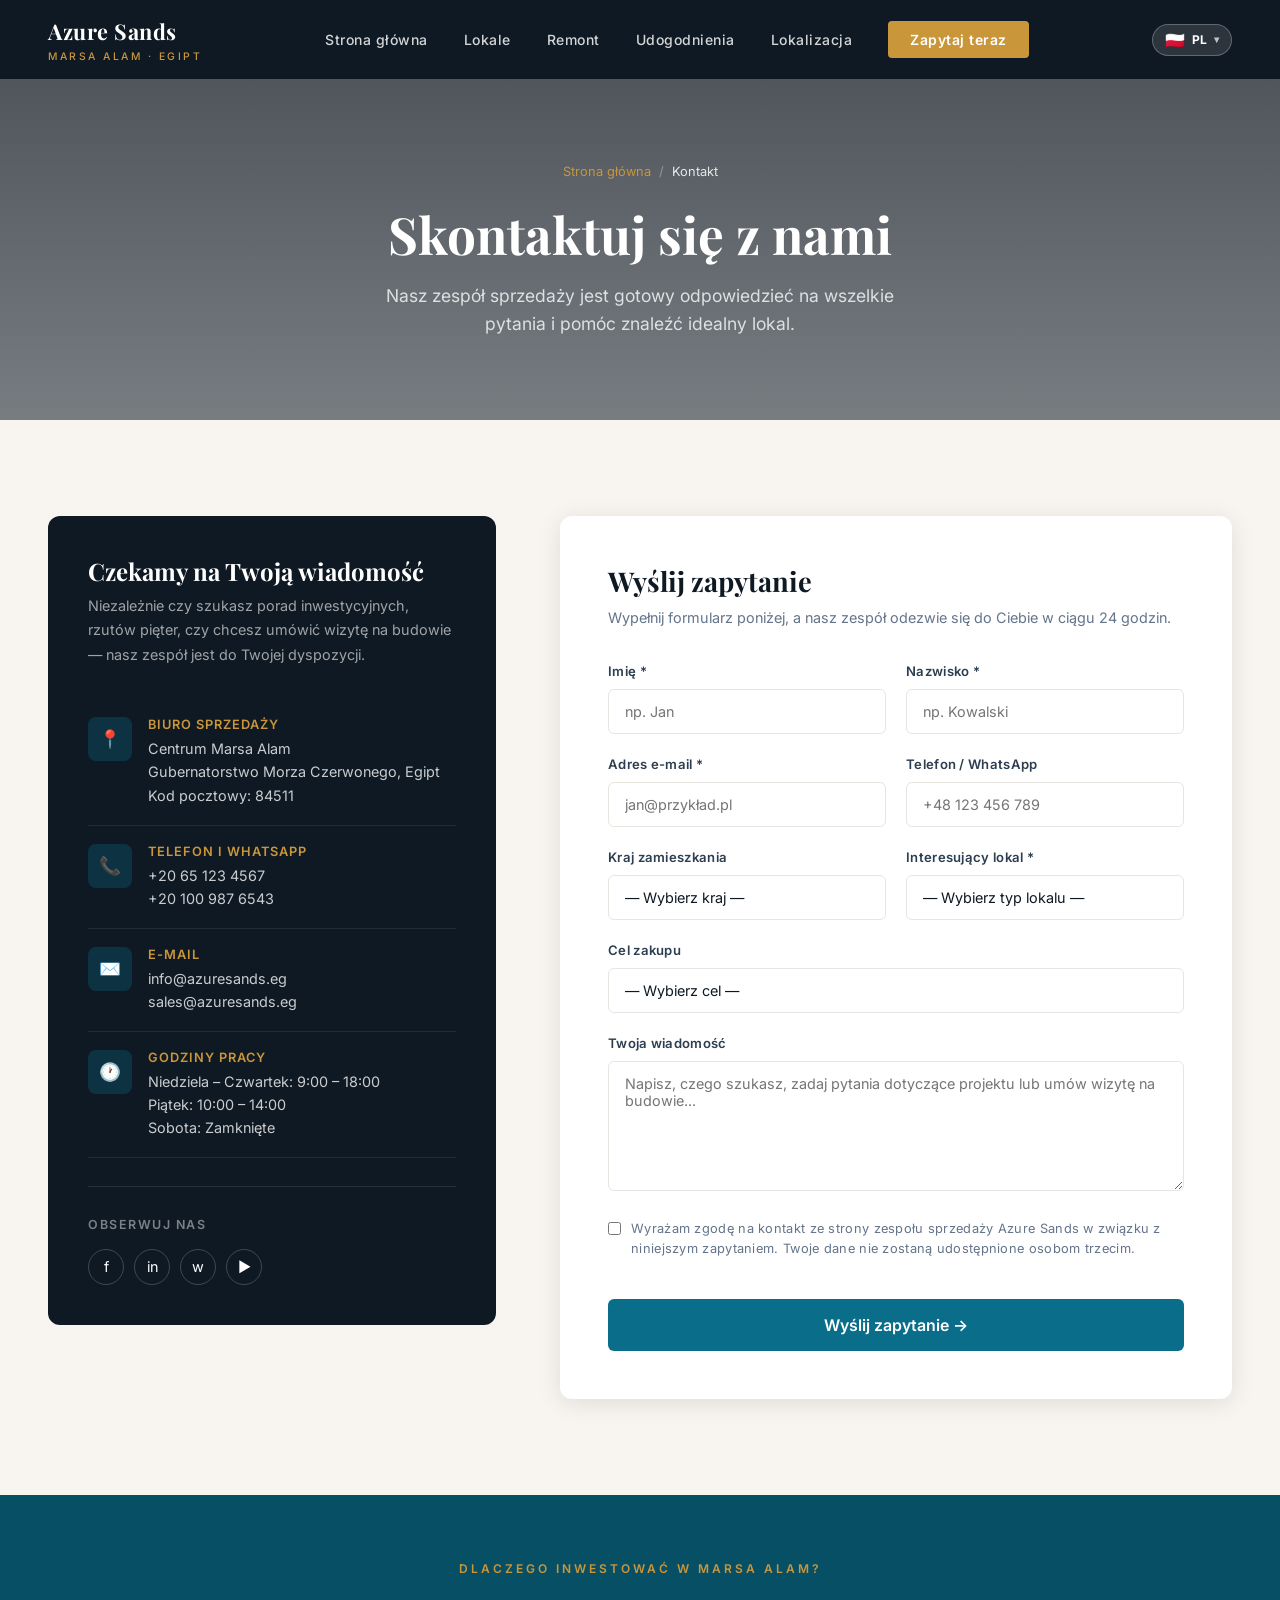
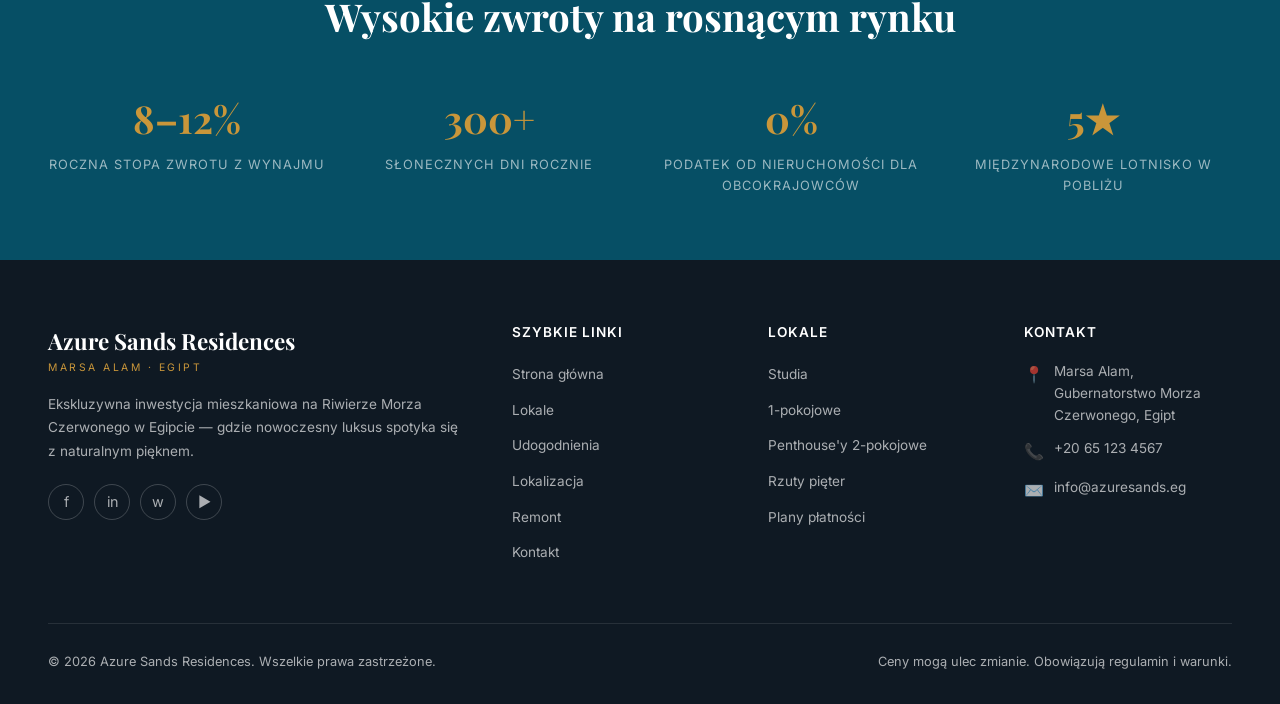
<file: contact.html>
<!DOCTYPE html>
<html lang="pl">
<head>
  <meta charset="UTF-8" />
  <meta name="viewport" content="width=device-width, initial-scale=1.0" />
  <title>Kontakt — Azure Sands Residences</title>
  <link rel="stylesheet" href="styles.css" />
  <link rel="icon" href="data:image/svg+xml,<svg xmlns='http://www.w3.org/2000/svg' viewBox='0 0 100 100'><text y='.9em' font-size='90'>🏖️</text></svg>" />
</head>
<body>

  <!-- NAVBAR -->
  <nav class="navbar solid" id="navbar">
    <a href="index.html" class="nav-logo">
      <span class="brand">Azure Sands</span>
      <span class="tagline" data-i18n="nav.tagline">Marsa Alam · Egipt</span>
    </a>
    <ul class="nav-links">
      <li><a href="index.html" data-i18n="nav.home">Strona główna</a></li>
      <li><a href="units.html" data-i18n="nav.units">Lokale</a></li>
      <li><a href="remont.html" data-i18n="nav.remont">Remont</a></li>
      <li><a href="index.html#amenities" data-i18n="nav.amenities">Udogodnienia</a></li>
      <li><a href="location.html" data-i18n="nav.location">Lokalizacja</a></li>
      <li><a href="contact.html" class="nav-cta active" data-i18n="nav.cta">Zapytaj teraz</a></li>
    </ul>
    <div class="lang-switcher" id="langSwitcher">
      <button class="lang-btn" onclick="toggleLangMenu()">
        <span class="lang-flag" id="langFlag">🇵🇱</span>
        <span class="lang-code" id="langCode">PL</span>
        <span class="lang-chevron">▾</span>
      </button>
      <ul class="lang-menu" id="langMenu">
        <li data-lang="pl" onclick="setLanguage('pl')"><span>🇵🇱</span> Polski</li>
        <li data-lang="en" onclick="setLanguage('en')"><span>🇬🇧</span> English</li>
        <li data-lang="de" onclick="setLanguage('de')"><span>🇩🇪</span> Deutsch</li>
        <li data-lang="it" onclick="setLanguage('it')"><span>🇮🇹</span> Italiano</li>
        <li data-lang="fr" onclick="setLanguage('fr')"><span>🇫🇷</span> Français</li>
        <li data-lang="es" onclick="setLanguage('es')"><span>🇪🇸</span> Español</li>
      </ul>
    </div>
    <div class="nav-hamburger" onclick="toggleMenu()">
      <span></span><span></span><span></span>
    </div>
  </nav>

  <!-- PAGE HERO -->
  <div class="page-hero">
    <div class="page-hero-bg" style="background-image:url('https://images.unsplash.com/photo-1507525428034-b723cf961d3e?w=1400&q=80')"></div>
    <div class="page-hero-overlay"></div>
    <div class="page-hero-content">
      <div class="breadcrumb">
        <a href="index.html" data-i18n="bread.home">Strona główna</a>
        <span>/</span>
        <span style="color:rgba(255,255,255,0.85)" data-i18n="bread.contact">Kontakt</span>
      </div>
      <h1 data-i18n="con.hero.title">Skontaktuj się z nami</h1>
      <p data-i18n="con.hero.desc">Nasz zespół sprzedaży jest gotowy odpowiedzieć na wszelkie pytania i pomóc znaleźć idealny lokal.</p>
    </div>
  </div>

  <!-- CONTACT SECTION -->
  <section class="contact-section">
    <div class="container">
      <div class="contact-grid">

        <!-- LEFT: Info Card -->
        <div class="contact-info-card">
          <h3 data-i18n="con.card.title">Czekamy na Twoją wiadomość</h3>
          <p data-i18n="con.card.desc">Niezależnie czy szukasz porad inwestycyjnych, rzutów pięter, czy chcesz umówić wizytę na budowie — nasz zespół jest do Twojej dyspozycji.</p>

          <div class="info-item">
            <div class="info-icon">📍</div>
            <div>
              <h4 data-i18n="con.office.title">Biuro sprzedaży</h4>
              <p data-i18n-html="con.office.text">Centrum Marsa Alam<br />Gubernatorstwo Morza Czerwonego, Egipt<br />Kod pocztowy: 84511</p>
            </div>
          </div>

          <div class="info-item">
            <div class="info-icon">📞</div>
            <div>
              <h4 data-i18n="con.phone.title">Telefon i WhatsApp</h4>
              <p>+20 65 123 4567<br />+20 100 987 6543</p>
            </div>
          </div>

          <div class="info-item">
            <div class="info-icon">✉️</div>
            <div>
              <h4 data-i18n="con.email.title">E-mail</h4>
              <p>info@azuresands.eg<br />sales@azuresands.eg</p>
            </div>
          </div>

          <div class="info-item">
            <div class="info-icon">🕐</div>
            <div>
              <h4 data-i18n="con.hours.title">Godziny pracy</h4>
              <p data-i18n-html="con.hours.text">Niedziela – Czwartek: 9:00 – 18:00<br />Piątek: 10:00 – 14:00<br />Sobota: Zamknięte</p>
            </div>
          </div>

          <div style="margin-top:28px; padding-top:28px; border-top:1px solid rgba(255,255,255,0.1);">
            <p style="font-size:0.78rem;color:rgba(255,255,255,0.45);margin-bottom:14px;text-transform:uppercase;letter-spacing:1.5px;font-weight:600;" data-i18n="con.follow">Obserwuj nas</p>
            <div class="social-links">
              <div class="social-link" title="Facebook">f</div>
              <div class="social-link" title="Instagram">in</div>
              <div class="social-link" title="WhatsApp">w</div>
              <div class="social-link" title="YouTube">▶</div>
            </div>
          </div>
        </div>

        <!-- RIGHT: Form Card -->
        <div class="form-card" id="formCard">
          <h3 data-i18n="form.title">Wyślij zapytanie</h3>
          <p data-i18n="form.desc">Wypełnij formularz poniżej, a nasz zespół odezwie się do Ciebie w ciągu 24 godzin.</p>

          <form id="contactForm" onsubmit="submitForm(event)" novalidate>
            <div class="form-row">
              <div class="form-group">
                <label for="firstName" data-i18n="form.firstname.label">Imię *</label>
                <input type="text" id="firstName" name="firstName" data-i18n-ph="form.firstname.ph" placeholder="np. Jan" required />
              </div>
              <div class="form-group">
                <label for="lastName" data-i18n="form.lastname.label">Nazwisko *</label>
                <input type="text" id="lastName" name="lastName" data-i18n-ph="form.lastname.ph" placeholder="np. Kowalski" required />
              </div>
            </div>

            <div class="form-row">
              <div class="form-group">
                <label for="email" data-i18n="form.email.label">Adres e-mail *</label>
                <input type="email" id="email" name="email" data-i18n-ph="form.email.ph" placeholder="jan@przykład.pl" required />
              </div>
              <div class="form-group">
                <label for="phone" data-i18n="form.phone.label">Telefon / WhatsApp</label>
                <input type="tel" id="phone" name="phone" data-i18n-ph="form.phone.ph" placeholder="+48 123 456 789" />
              </div>
            </div>

            <div class="form-row">
              <div class="form-group">
                <label for="country" data-i18n="form.country.label">Kraj zamieszkania</label>
                <select id="country" name="country">
                  <option value="" data-i18n="form.country.default">— Wybierz kraj —</option>
                  <option data-i18n="form.country.egypt">Egipt</option>
                  <option data-i18n="form.country.poland">Polska</option>
                  <option data-i18n="form.country.uk">Wielka Brytania</option>
                  <option data-i18n="form.country.germany">Niemcy</option>
                  <option data-i18n="form.country.russia">Rosja</option>
                  <option data-i18n="form.country.ksa">Arabia Saudyjska</option>
                  <option data-i18n="form.country.uae">ZEA</option>
                  <option data-i18n="form.country.usa">USA</option>
                  <option data-i18n="form.country.france">Francja</option>
                  <option data-i18n="form.country.italy">Włochy</option>
                  <option data-i18n="form.country.other">Inne</option>
                </select>
              </div>
              <div class="form-group">
                <label for="unitType" data-i18n="form.unit.label">Interesujący lokal *</label>
                <select id="unitType" name="unitType" required>
                  <option value="" data-i18n="form.unit.default">— Wybierz typ lokalu —</option>
                  <option value="studio" data-i18n="form.unit.studio">Studio (od 54 900 $)</option>
                  <option value="1bed" data-i18n="form.unit.1bed">1-pokojowy (od 89 500 $)</option>
                  <option value="2bed" data-i18n="form.unit.2bed">Penthouse 2-pokojowy (od 149 000 $)</option>
                  <option value="any" data-i18n="form.unit.any">Otwarty na wszystkie opcje</option>
                </select>
              </div>
            </div>

            <div class="form-group">
              <label for="purpose" data-i18n="form.purpose.label">Cel zakupu</label>
              <select id="purpose" name="purpose">
                <option value="" data-i18n="form.purpose.default">— Wybierz cel —</option>
                <option value="holiday" data-i18n="form.purpose.holiday">Wakacje / drugi dom</option>
                <option value="investment" data-i18n="form.purpose.invest">Inwestycja / dochód z wynajmu</option>
                <option value="permanent" data-i18n="form.purpose.permanent">Stałe zamieszkanie</option>
                <option value="undecided" data-i18n="form.purpose.undecided">Jeszcze decyduję</option>
              </select>
            </div>

            <div class="form-group">
              <label for="message" data-i18n="form.msg.label">Twoja wiadomość</label>
              <textarea id="message" name="message" data-i18n-ph="form.msg.ph" placeholder="Napisz, czego szukasz, zadaj pytania dotyczące projektu lub umów wizytę na budowie..."></textarea>
            </div>

            <div class="form-group" style="display:flex;align-items:flex-start;gap:10px;margin-bottom:24px;">
              <input type="checkbox" id="consent" name="consent" required style="width:auto;margin-top:3px;flex-shrink:0;" />
              <label for="consent" style="font-size:0.8rem;font-weight:400;color:var(--gray);cursor:pointer;" data-i18n="form.consent">Wyrażam zgodę na kontakt ze strony zespołu sprzedaży Azure Sands w związku z niniejszym zapytaniem. Twoje dane nie zostaną udostępnione osobom trzecim.</label>
            </div>

            <button type="submit" class="form-submit" data-i18n="form.submit">Wyślij zapytanie →</button>
          </form>

          <!-- Success State -->
          <div class="form-success" id="formSuccess">
            <div class="icon">✅</div>
            <h3 data-i18n="form.success.title">Dziękujemy!</h3>
            <p style="color:var(--gray);margin-top:8px;" data-i18n="form.success.desc">Twoje zapytanie zostało odebrane. Członek naszego zespołu sprzedaży skontaktuje się z Tobą w ciągu 24 godzin.</p>
            <a href="index.html" class="btn-primary" style="display:inline-flex;margin-top:28px;" data-i18n="form.success.btn">Powrót do strony głównej</a>
          </div>
        </div>

      </div>
    </div>
  </section>

  <!-- WHY INVEST STRIP -->
  <section style="background:var(--primary-dark);padding:64px 48px;">
    <div class="container">
      <div style="text-align:center;margin-bottom:48px;">
        <div class="section-label" style="color:var(--secondary);" data-i18n="invest.label">Dlaczego inwestować w Marsa Alam?</div>
        <h2 class="section-title" style="color:#fff;" data-i18n="invest.title">Wysokie zwroty na rosnącym rynku</h2>
      </div>
      <div style="display:grid;grid-template-columns:repeat(4,1fr);gap:24px;">
        <div style="text-align:center;color:#fff;">
          <div style="font-family:'Playfair Display',serif;font-size:2.4rem;font-weight:700;color:var(--secondary);">8–12%</div>
          <div style="font-size:0.8rem;color:rgba(255,255,255,0.6);margin-top:6px;text-transform:uppercase;letter-spacing:1px;" data-i18n="invest.stat1">Roczna stopa zwrotu z wynajmu</div>
        </div>
        <div style="text-align:center;color:#fff;">
          <div style="font-family:'Playfair Display',serif;font-size:2.4rem;font-weight:700;color:var(--secondary);">300+</div>
          <div style="font-size:0.8rem;color:rgba(255,255,255,0.6);margin-top:6px;text-transform:uppercase;letter-spacing:1px;" data-i18n="invest.stat2">Słonecznych dni rocznie</div>
        </div>
        <div style="text-align:center;color:#fff;">
          <div style="font-family:'Playfair Display',serif;font-size:2.4rem;font-weight:700;color:var(--secondary);">0%</div>
          <div style="font-size:0.8rem;color:rgba(255,255,255,0.6);margin-top:6px;text-transform:uppercase;letter-spacing:1px;" data-i18n="invest.stat3">Podatek od nieruchomości dla obcokrajowców</div>
        </div>
        <div style="text-align:center;color:#fff;">
          <div style="font-family:'Playfair Display',serif;font-size:2.4rem;font-weight:700;color:var(--secondary);">5★</div>
          <div style="font-size:0.8rem;color:rgba(255,255,255,0.6);margin-top:6px;text-transform:uppercase;letter-spacing:1px;" data-i18n="invest.stat4">Międzynarodowe lotnisko w pobliżu</div>
        </div>
      </div>
    </div>
  </section>

  <!-- FOOTER -->
  <footer>
    <div class="footer-grid">
      <div class="footer-brand">
        <div class="brand">Azure Sands Residences</div>
        <div class="tagline" data-i18n="footer.tagline">Marsa Alam · Egipt</div>
        <p data-i18n="footer.desc">Ekskluzywna inwestycja mieszkaniowa na Riwierze Morza Czerwonego — gdzie nowoczesny luksus spotyka się z naturalnym pięknem.</p>
        <div class="social-links">
          <div class="social-link">f</div><div class="social-link">in</div>
          <div class="social-link">w</div><div class="social-link">▶</div>
        </div>
      </div>
      <div class="footer-col">
        <h4 data-i18n="footer.col1">Szybkie linki</h4>
        <ul>
          <li><a href="index.html" data-i18n="nav.home">Strona główna</a></li>
          <li><a href="units.html" data-i18n="nav.units">Lokale</a></li>
          <li><a href="index.html#amenities" data-i18n="nav.amenities">Udogodnienia</a></li>
          <li><a href="location.html" data-i18n="nav.location">Lokalizacja</a></li>
          <li><a href="remont.html" data-i18n="nav.remont">Remont</a></li>
          <li><a href="contact.html" data-i18n="footer.col3">Kontakt</a></li>
        </ul>
      </div>
      <div class="footer-col">
        <h4 data-i18n="footer.col2">Lokale</h4>
        <ul>
          <li><a href="unit-studio.html" data-i18n="footer.studios">Studia</a></li>
          <li><a href="unit-1bed.html" data-i18n="footer.1bed">1-pokojowe</a></li>
          <li><a href="unit-2bed.html" data-i18n="footer.2bed">Penthouse'y 2-pokojowe</a></li>
          <li><a href="units.html" data-i18n="footer.plans">Rzuty pięter</a></li>
          <li><a href="contact.html" data-i18n="footer.payment">Plany płatności</a></li>
        </ul>
      </div>
      <div class="footer-col">
        <h4 data-i18n="footer.col3">Kontakt</h4>
        <div class="footer-contact-item"><span class="icon">📍</span><span>Marsa Alam, Gubernatorstwo Morza Czerwonego, Egipt</span></div>
        <div class="footer-contact-item"><span class="icon">📞</span><span>+20 65 123 4567</span></div>
        <div class="footer-contact-item"><span class="icon">✉️</span><span>info@azuresands.eg</span></div>
      </div>
    </div>
    <div class="footer-bottom">
      <span data-i18n="footer.copyright">© 2026 Azure Sands Residences. Wszelkie prawa zastrzeżone.</span>
      <span data-i18n="footer.disclaimer">Ceny mogą ulec zmianie. Obowiązują regulamin i warunki.</span>
    </div>
  </footer>

  <script src="translations.js"></script>
  <script>
    function toggleMenu() {
      const links = document.querySelector('.nav-links');
      const isOpen = links.style.display === 'flex';
      links.style.display = isOpen ? '' : 'flex';
      if (!isOpen) {
        links.style.flexDirection = 'column';
        links.style.position = 'fixed';
        links.style.top = '64px';
        links.style.left = '0';
        links.style.right = '0';
        links.style.background = 'rgba(9,17,26,0.97)';
        links.style.padding = '24px 24px 32px';
        links.style.gap = '24px';
        links.style.backdropFilter = 'blur(12px)';
      }
    }

    function submitForm(e) {
      e.preventDefault();
      const form = document.getElementById('contactForm');
      const success = document.getElementById('formSuccess');
      const required = form.querySelectorAll('[required]');
      let valid = true;
      required.forEach(field => {
        field.style.borderColor = '';
        if (field.type === 'checkbox' && !field.checked) { field.style.outlineColor = 'red'; valid = false; }
        else if (field.type !== 'checkbox' && !field.value.trim()) { field.style.borderColor = '#e05c2a'; valid = false; }
      });
      if (!valid) return;
      form.style.display = 'none';
      success.style.display = 'block';
    }

    document.querySelectorAll('.form-group input, .form-group select, .form-group textarea').forEach(el => {
      el.addEventListener('focus', () => { el.closest('.form-group').querySelector('label').style.color = 'var(--primary)'; });
      el.addEventListener('blur',  () => { el.closest('.form-group').querySelector('label').style.color = ''; });
    });
  </script>
</body>
</html>
</file>
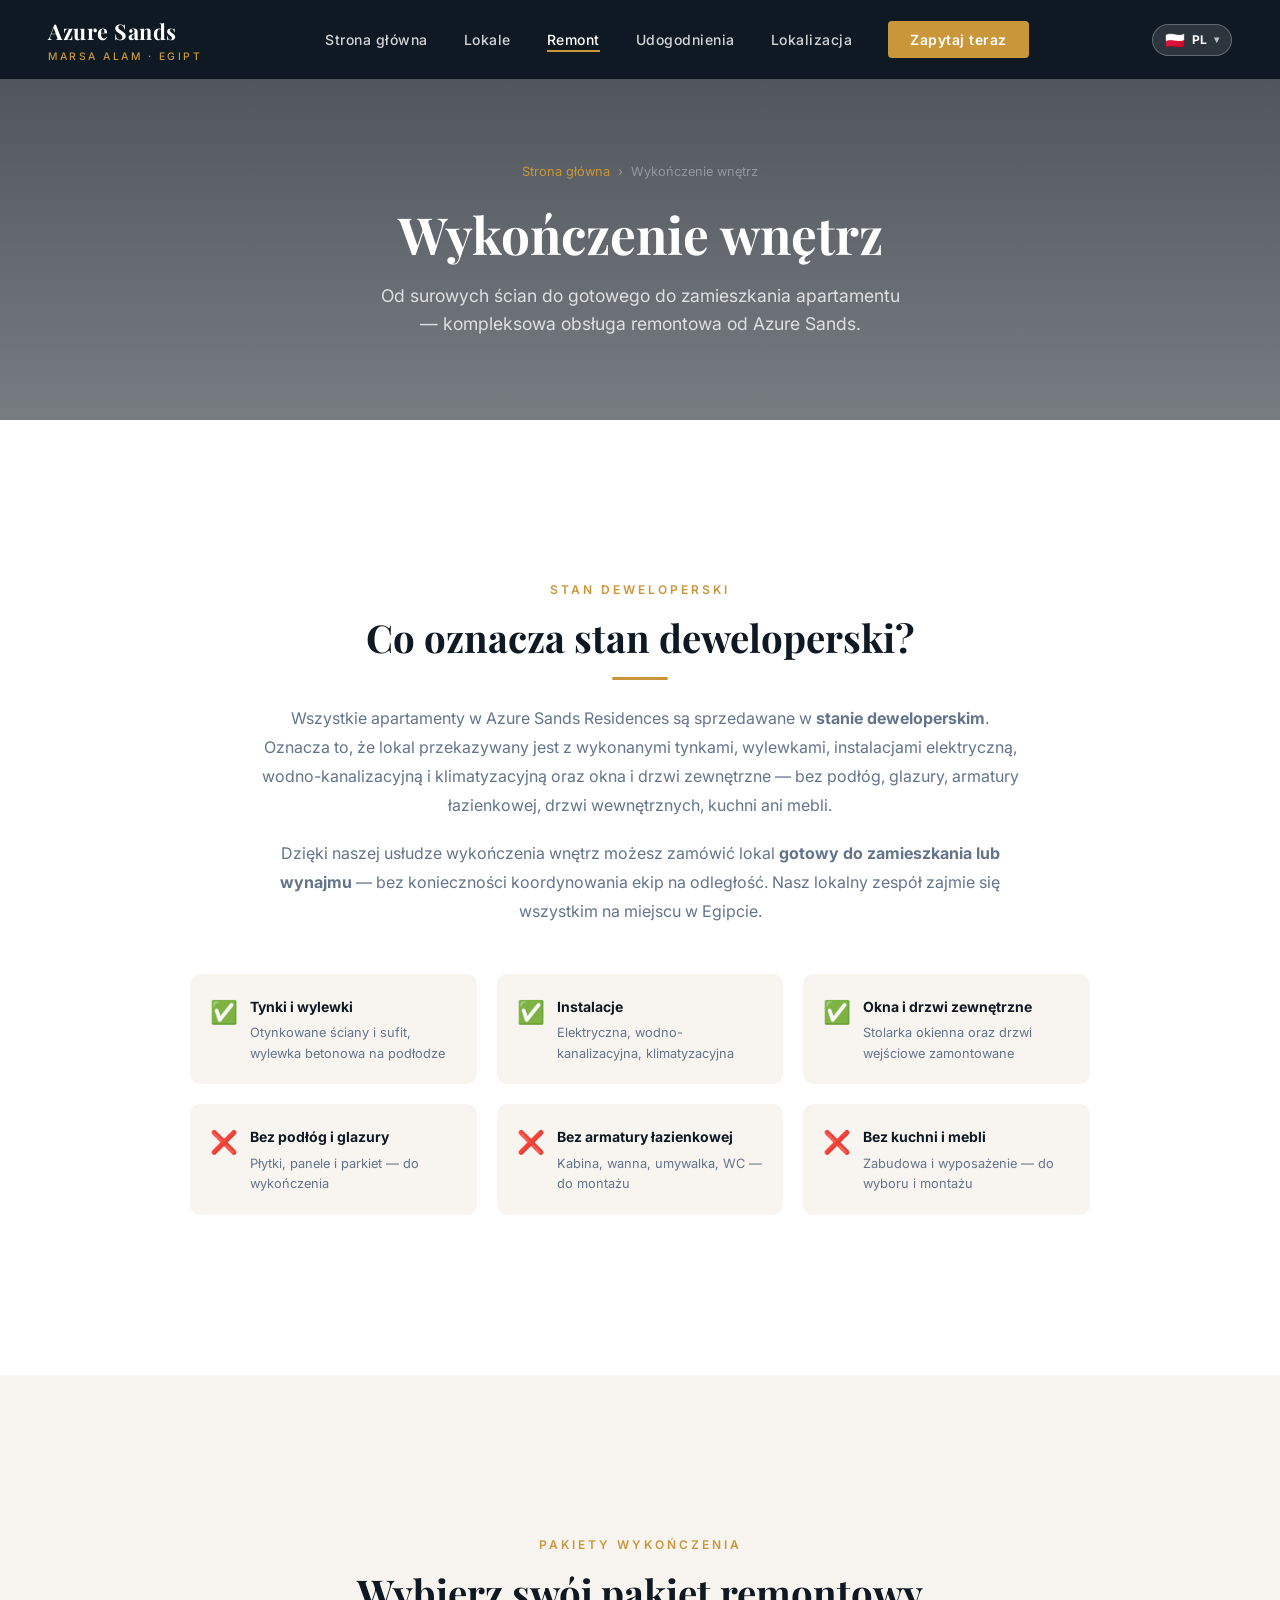
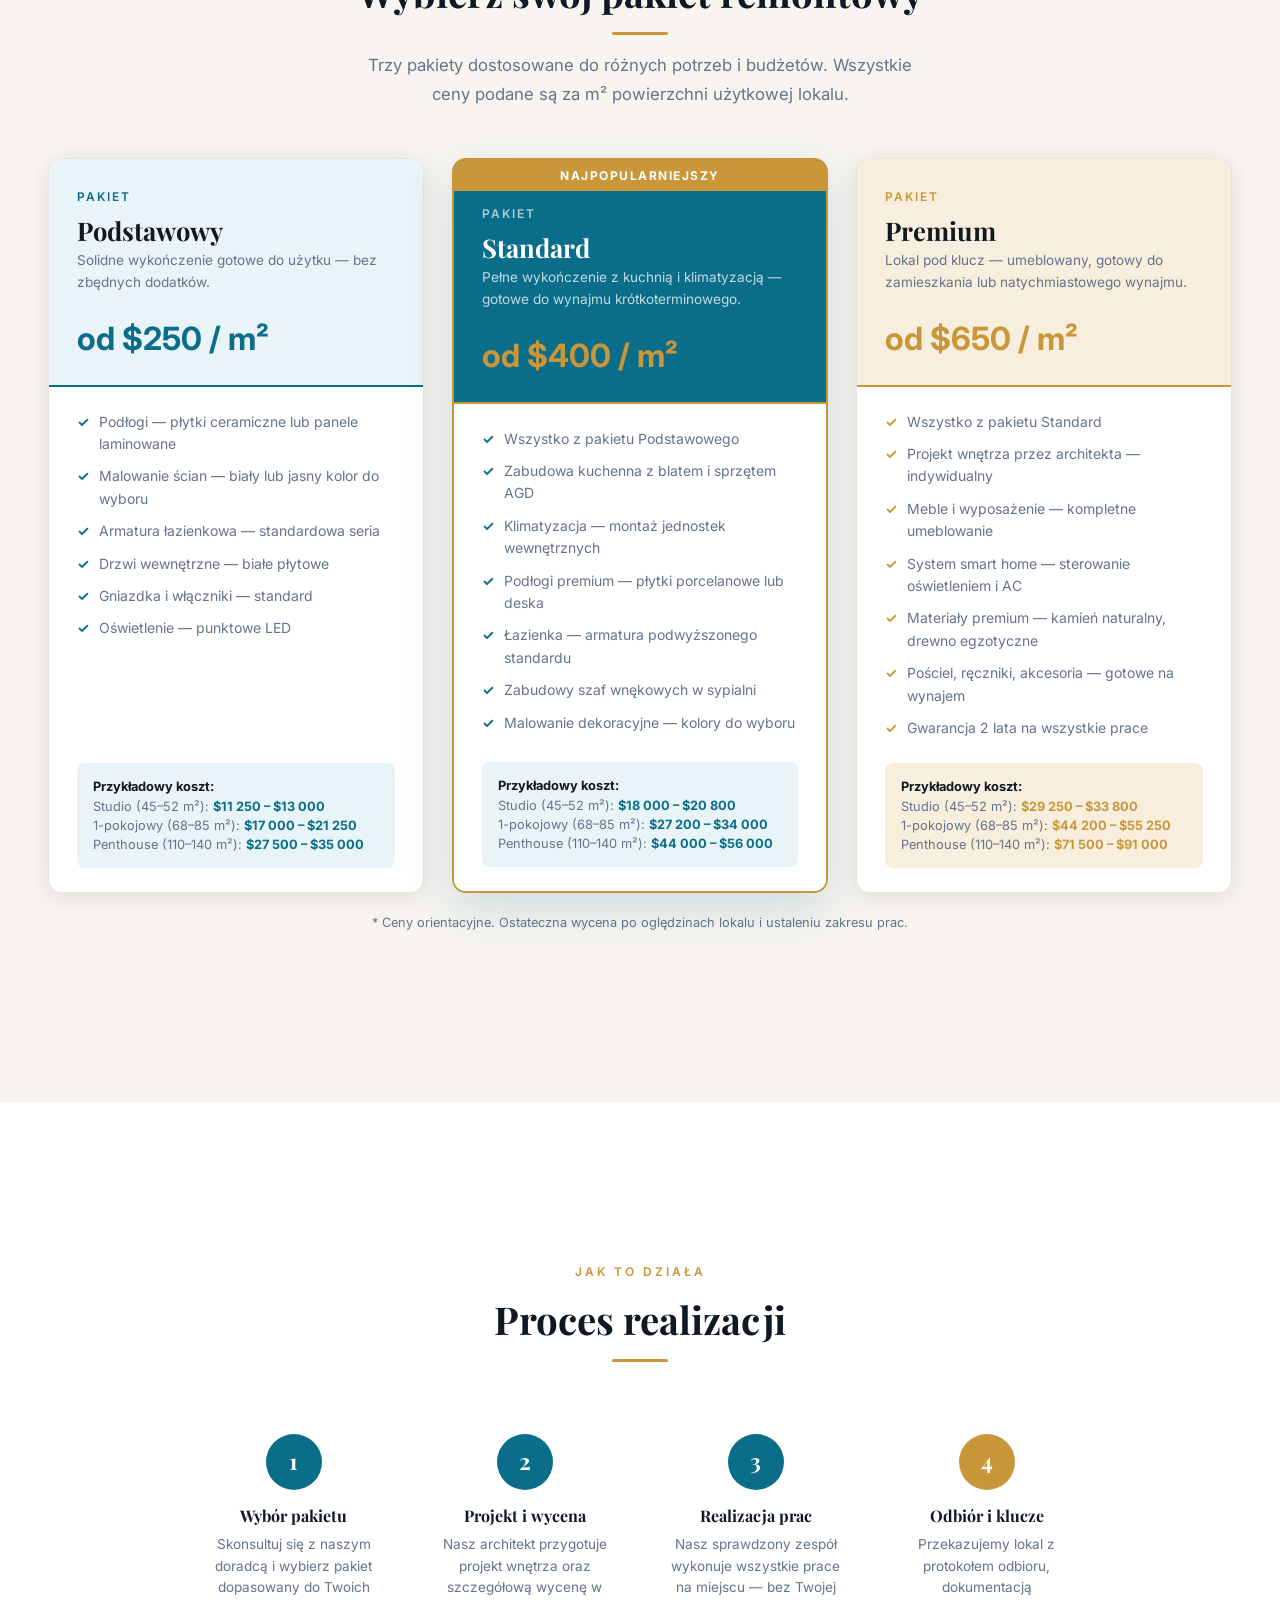
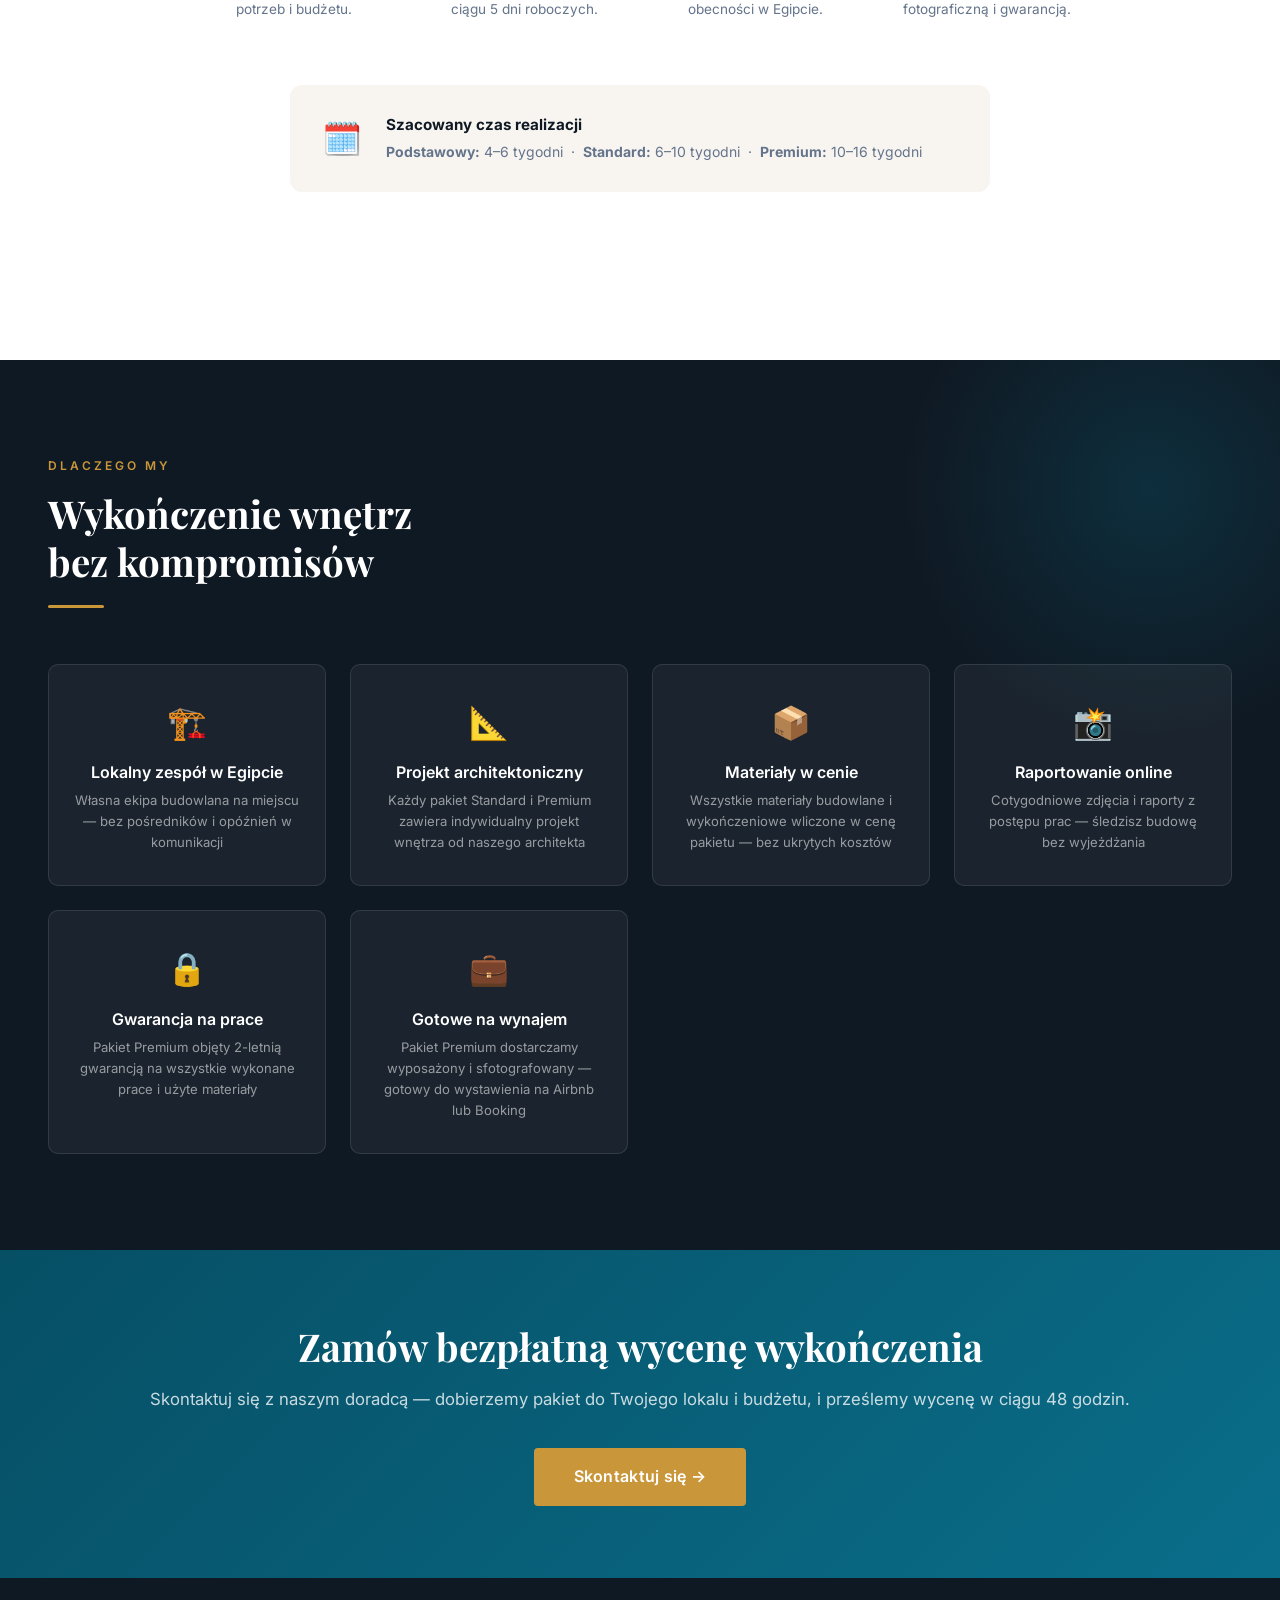
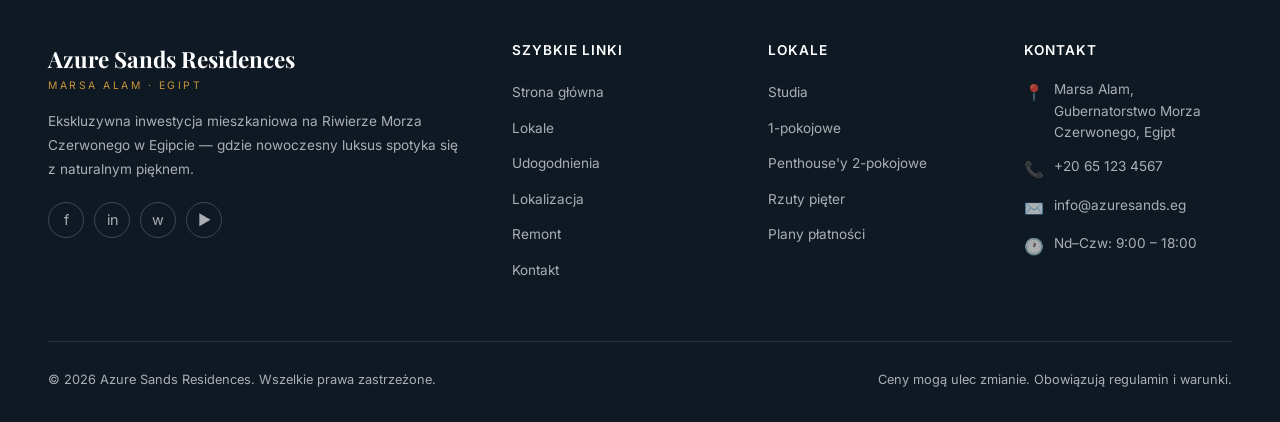
<file: remont.html>
<!DOCTYPE html>
<html lang="pl">
<head>
  <meta charset="UTF-8" />
  <meta name="viewport" content="width=device-width, initial-scale=1.0" />
  <title data-i18n="page.title.remont">Wykończenie wnętrz — Azure Sands Residences</title>
  <link rel="stylesheet" href="styles.css" />
  <link href="https://fonts.googleapis.com/css2?family=Inter:wght@300;400;500;600;700&family=Playfair+Display:ital,wght@0,400;0,700;1,400&display=swap" rel="stylesheet" />
</head>
<body>

  <!-- NAVBAR -->
  <nav class="navbar solid" id="navbar">
    <a href="index.html" class="nav-logo">
      <span class="brand">Azure Sands</span>
      <span class="tagline" data-i18n="nav.tagline">Marsa Alam · Egipt</span>
    </a>
    <ul class="nav-links">
      <li><a href="index.html" data-i18n="nav.home">Strona główna</a></li>
      <li><a href="units.html" data-i18n="nav.units">Lokale</a></li>
      <li><a href="remont.html" class="active" data-i18n="nav.remont">Remont</a></li>
      <li><a href="index.html#amenities" data-i18n="nav.amenities">Udogodnienia</a></li>
      <li><a href="location.html" data-i18n="nav.location">Lokalizacja</a></li>
      <li><a href="contact.html" class="nav-cta" data-i18n="nav.cta">Zapytaj teraz</a></li>
    </ul>
    <div class="lang-switcher" id="langSwitcher">
      <button class="lang-btn" onclick="toggleLangMenu()">
        <span class="lang-flag" id="langFlag">🇵🇱</span>
        <span class="lang-code" id="langCode">PL</span>
        <span class="lang-chevron">▾</span>
      </button>
      <ul class="lang-menu" id="langMenu">
        <li data-lang="pl" onclick="setLanguage('pl')"><span>🇵🇱</span> Polski</li>
        <li data-lang="en" onclick="setLanguage('en')"><span>🇬🇧</span> English</li>
        <li data-lang="de" onclick="setLanguage('de')"><span>🇩🇪</span> Deutsch</li>
        <li data-lang="it" onclick="setLanguage('it')"><span>🇮🇹</span> Italiano</li>
        <li data-lang="fr" onclick="setLanguage('fr')"><span>🇫🇷</span> Français</li>
        <li data-lang="es" onclick="setLanguage('es')"><span>🇪🇸</span> Español</li>
      </ul>
    </div>
    <div class="nav-hamburger" onclick="toggleMenu()">
      <span></span><span></span><span></span>
    </div>
  </nav>

  <!-- PAGE HERO -->
  <div class="page-hero">
    <div class="page-hero-bg" style="background-image:url('https://images.unsplash.com/photo-1556909114-f6e7ad7d3136?w=1400&q=80')"></div>
    <div class="page-hero-overlay"></div>
    <div class="page-hero-content">
      <div class="breadcrumb">
        <a href="index.html" data-i18n="bread.home">Strona główna</a>
        <span>›</span>
        <span data-i18n="bread.remont">Wykończenie wnętrz</span>
      </div>
      <h1 data-i18n="remont.hero.title">Wykończenie wnętrz</h1>
      <p data-i18n="remont.hero.desc">Od surowych ścian do gotowego do zamieszkania apartamentu — kompleksowa obsługa remontowa od Azure Sands.</p>
    </div>
  </div>

  <!-- INTRO SECTION -->
  <section style="background: var(--white);">
    <div class="container" style="padding-top: 64px; padding-bottom: 64px;">
      <div style="max-width: 760px; margin: 0 auto; text-align: center;">
        <div class="section-label" data-i18n="remont.intro.label">Stan deweloperski</div>
        <h2 class="section-title" data-i18n="remont.intro.title">Co oznacza stan deweloperski?</h2>
        <div class="divider" style="margin: 0 auto 24px;"></div>
        <p style="color: var(--gray); line-height: 1.8; font-size: 1rem; margin-bottom: 20px;" data-i18n-html="remont.intro.p1">
          Wszystkie apartamenty w Azure Sands Residences są sprzedawane w <strong style="color: var(--dark);">stanie deweloperskim</strong>. Oznacza to, że lokal przekazywany jest z wykonanymi tynkami, wylewkami, instalacjami elektryczną, wodno-kanalizacyjną i klimatyzacyjną oraz okna i drzwi zewnętrzne — bez podłóg, glazury, armatury łazienkowej, drzwi wewnętrznych, kuchni ani mebli.
        </p>
        <p style="color: var(--gray); line-height: 1.8; font-size: 1rem;" data-i18n-html="remont.intro.p2">
          Dzięki naszej usłudze wykończenia wnętrz możesz zamówić lokal <strong style="color: var(--dark);">gotowy do zamieszkania lub wynajmu</strong> — bez konieczności koordynowania ekip na odległość. Nasz lokalny zespół zajmie się wszystkim na miejscu w Egipcie.
        </p>
      </div>

      <!-- What's included in developer finish -->
      <div style="display: grid; grid-template-columns: repeat(auto-fit, minmax(220px, 1fr)); gap: 20px; margin-top: 48px; max-width: 900px; margin-left: auto; margin-right: auto;">
        <div style="background: var(--light); border-radius: 10px; padding: 20px; display: flex; align-items: flex-start; gap: 12px;">
          <span style="font-size: 1.4rem;">✅</span>
          <div>
            <strong style="font-size: 0.875rem; color: var(--dark);" data-i18n="remont.devfinish.1.title">Tynki i wylewki</strong>
            <p style="font-size: 0.8rem; color: var(--gray); margin-top: 4px;" data-i18n="remont.devfinish.1.desc">Otynkowane ściany i sufit, wylewka betonowa na podłodze</p>
          </div>
        </div>
        <div style="background: var(--light); border-radius: 10px; padding: 20px; display: flex; align-items: flex-start; gap: 12px;">
          <span style="font-size: 1.4rem;">✅</span>
          <div>
            <strong style="font-size: 0.875rem; color: var(--dark);" data-i18n="remont.devfinish.2.title">Instalacje</strong>
            <p style="font-size: 0.8rem; color: var(--gray); margin-top: 4px;" data-i18n="remont.devfinish.2.desc">Elektryczna, wodno-kanalizacyjna, klimatyzacyjna</p>
          </div>
        </div>
        <div style="background: var(--light); border-radius: 10px; padding: 20px; display: flex; align-items: flex-start; gap: 12px;">
          <span style="font-size: 1.4rem;">✅</span>
          <div>
            <strong style="font-size: 0.875rem; color: var(--dark);" data-i18n="remont.devfinish.3.title">Okna i drzwi zewnętrzne</strong>
            <p style="font-size: 0.8rem; color: var(--gray); margin-top: 4px;" data-i18n="remont.devfinish.3.desc">Stolarka okienna oraz drzwi wejściowe zamontowane</p>
          </div>
        </div>
        <div style="background: var(--light); border-radius: 10px; padding: 20px; display: flex; align-items: flex-start; gap: 12px;">
          <span style="font-size: 1.4rem;">❌</span>
          <div>
            <strong style="font-size: 0.875rem; color: var(--dark);" data-i18n="remont.devfinish.4.title">Bez podłóg i glazury</strong>
            <p style="font-size: 0.8rem; color: var(--gray); margin-top: 4px;" data-i18n="remont.devfinish.4.desc">Płytki, panele i parkiet — do wykończenia</p>
          </div>
        </div>
        <div style="background: var(--light); border-radius: 10px; padding: 20px; display: flex; align-items: flex-start; gap: 12px;">
          <span style="font-size: 1.4rem;">❌</span>
          <div>
            <strong style="font-size: 0.875rem; color: var(--dark);" data-i18n="remont.devfinish.5.title">Bez armatury łazienkowej</strong>
            <p style="font-size: 0.8rem; color: var(--gray); margin-top: 4px;" data-i18n="remont.devfinish.5.desc">Kabina, wanna, umywalka, WC — do montażu</p>
          </div>
        </div>
        <div style="background: var(--light); border-radius: 10px; padding: 20px; display: flex; align-items: flex-start; gap: 12px;">
          <span style="font-size: 1.4rem;">❌</span>
          <div>
            <strong style="font-size: 0.875rem; color: var(--dark);" data-i18n="remont.devfinish.6.title">Bez kuchni i mebli</strong>
            <p style="font-size: 0.8rem; color: var(--gray); margin-top: 4px;" data-i18n="remont.devfinish.6.desc">Zabudowa i wyposażenie — do wyboru i montażu</p>
          </div>
        </div>
      </div>
    </div>
  </section>

  <!-- PACKAGES -->
  <section style="background: var(--light);">
    <div class="container" style="padding-top: 64px; padding-bottom: 72px;">
      <div style="text-align: center; margin-bottom: 48px;">
        <div class="section-label" data-i18n="remont.packages.label">Pakiety wykończenia</div>
        <h2 class="section-title" data-i18n="remont.packages.title">Wybierz swój pakiet remontowy</h2>
        <div class="divider" style="margin: 0 auto 16px;"></div>
        <p class="section-sub" style="max-width: 560px; margin: 0 auto;" data-i18n="remont.packages.sub">Trzy pakiety dostosowane do różnych potrzeb i budżetów. Wszystkie ceny podane są za m² powierzchni użytkowej lokalu.</p>
      </div>

      <div style="display: grid; grid-template-columns: repeat(auto-fit, minmax(280px, 1fr)); gap: 28px; align-items: stretch;">

        <!-- PACKAGE 1: PODSTAWOWY -->
        <div class="apt-card" style="border-radius: 14px; overflow: hidden; display: flex; flex-direction: column;">
          <div style="background: var(--primary-light); padding: 28px 28px 20px; border-bottom: 2px solid var(--primary);">
            <div style="font-size: 0.75rem; text-transform: uppercase; letter-spacing: 2px; color: var(--primary); font-weight: 600; margin-bottom: 8px;" data-i18n="remont.pkg.label">Pakiet</div>
            <h3 style="font-family: 'Playfair Display', serif; font-size: 1.6rem; color: var(--dark); margin-bottom: 4px;" data-i18n="remont.pkg1.name">Podstawowy</h3>
            <p style="color: var(--gray); font-size: 0.85rem; margin-bottom: 20px;" data-i18n="remont.pkg1.desc">Solidne wykończenie gotowe do użytku — bez zbędnych dodatków.</p>
            <div style="display: flex; align-items: baseline; gap: 6px;">
              <span style="font-size: 2rem; font-weight: 700; color: var(--primary);" data-i18n="remont.pkg1.price">od $250 / m²</span>
            </div>
          </div>
          <div style="padding: 24px 28px; flex: 1; display: flex; flex-direction: column; justify-content: space-between; background: var(--white);">
            <ul style="list-style: none; padding: 0; margin: 0 0 24px; display: flex; flex-direction: column; gap: 10px;">
              <li style="display: flex; align-items: flex-start; gap: 10px; font-size: 0.875rem; color: var(--gray);"><span style="color: var(--primary); font-weight: 700; flex-shrink: 0;">✓</span> <span data-i18n="remont.pkg1.f1">Podłogi — płytki ceramiczne lub panele laminowane</span></li>
              <li style="display: flex; align-items: flex-start; gap: 10px; font-size: 0.875rem; color: var(--gray);"><span style="color: var(--primary); font-weight: 700; flex-shrink: 0;">✓</span> <span data-i18n="remont.pkg1.f2">Malowanie ścian — biały lub jasny kolor do wyboru</span></li>
              <li style="display: flex; align-items: flex-start; gap: 10px; font-size: 0.875rem; color: var(--gray);"><span style="color: var(--primary); font-weight: 700; flex-shrink: 0;">✓</span> <span data-i18n="remont.pkg1.f3">Armatura łazienkowa — standardowa seria</span></li>
              <li style="display: flex; align-items: flex-start; gap: 10px; font-size: 0.875rem; color: var(--gray);"><span style="color: var(--primary); font-weight: 700; flex-shrink: 0;">✓</span> <span data-i18n="remont.pkg1.f4">Drzwi wewnętrzne — białe płytowe</span></li>
              <li style="display: flex; align-items: flex-start; gap: 10px; font-size: 0.875rem; color: var(--gray);"><span style="color: var(--primary); font-weight: 700; flex-shrink: 0;">✓</span> <span data-i18n="remont.pkg1.f5">Gniazdka i włączniki — standard</span></li>
              <li style="display: flex; align-items: flex-start; gap: 10px; font-size: 0.875rem; color: var(--gray);"><span style="color: var(--primary); font-weight: 700; flex-shrink: 0;">✓</span> <span data-i18n="remont.pkg1.f6">Oświetlenie — punktowe LED</span></li>
            </ul>
            <div style="background: var(--primary-light); border-radius: 8px; padding: 14px 16px;">
              <p style="font-size: 0.8rem; color: var(--gray); margin: 0; line-height: 1.5;">
                <strong style="color: var(--dark);" data-i18n="remont.prices.ex">Przykładowy koszt:</strong><br/>
                <span data-i18n="remont.prices.studio">Studio (45–52 m²):</span> <strong style="color: var(--primary);">$11 250 – $13 000</strong><br/>
                <span data-i18n="remont.prices.1bed">1-pokojowy (68–85 m²):</span> <strong style="color: var(--primary);">$17 000 – $21 250</strong><br/>
                <span data-i18n="remont.prices.penthouse">Penthouse (110–140 m²):</span> <strong style="color: var(--primary);">$27 500 – $35 000</strong>
              </p>
            </div>
          </div>
        </div>

        <!-- PACKAGE 2: STANDARD (featured) -->
        <div class="apt-card featured" style="border-radius: 14px; overflow: hidden; display: flex; flex-direction: column; position: relative; box-shadow: 0 16px 48px rgba(10,110,138,0.18);">
          <div style="position: absolute; top: 0; left: 0; right: 0; background: var(--secondary); text-align: center; padding: 6px; font-size: 0.75rem; font-weight: 700; color: white; letter-spacing: 1.5px; text-transform: uppercase;" data-i18n="remont.pkg2.badge">Najpopularniejszy</div>
          <div style="background: var(--primary); padding: 44px 28px 20px; border-bottom: 2px solid var(--secondary);">
            <div style="font-size: 0.75rem; text-transform: uppercase; letter-spacing: 2px; color: rgba(255,255,255,0.65); font-weight: 600; margin-bottom: 8px;" data-i18n="remont.pkg.label">Pakiet</div>
            <h3 style="font-family: 'Playfair Display', serif; font-size: 1.6rem; color: white; margin-bottom: 4px;" data-i18n="remont.pkg2.name">Standard</h3>
            <p style="color: rgba(255,255,255,0.75); font-size: 0.85rem; margin-bottom: 20px;" data-i18n="remont.pkg2.desc">Pełne wykończenie z kuchnią i klimatyzacją — gotowe do wynajmu krótkoterminowego.</p>
            <div style="display: flex; align-items: baseline; gap: 6px;">
              <span style="font-size: 2rem; font-weight: 700; color: var(--secondary);" data-i18n="remont.pkg2.price">od $400 / m²</span>
            </div>
          </div>
          <div style="padding: 24px 28px; flex: 1; display: flex; flex-direction: column; justify-content: space-between; background: var(--white);">
            <ul style="list-style: none; padding: 0; margin: 0 0 24px; display: flex; flex-direction: column; gap: 10px;">
              <li style="display: flex; align-items: flex-start; gap: 10px; font-size: 0.875rem; color: var(--gray);"><span style="color: var(--primary); font-weight: 700; flex-shrink: 0;">✓</span> <span data-i18n="remont.pkg2.f1">Wszystko z pakietu Podstawowego</span></li>
              <li style="display: flex; align-items: flex-start; gap: 10px; font-size: 0.875rem; color: var(--gray);"><span style="color: var(--primary); font-weight: 700; flex-shrink: 0;">✓</span> <span data-i18n="remont.pkg2.f2">Zabudowa kuchenna z blatem i sprzętem AGD</span></li>
              <li style="display: flex; align-items: flex-start; gap: 10px; font-size: 0.875rem; color: var(--gray);"><span style="color: var(--primary); font-weight: 700; flex-shrink: 0;">✓</span> <span data-i18n="remont.pkg2.f3">Klimatyzacja — montaż jednostek wewnętrznych</span></li>
              <li style="display: flex; align-items: flex-start; gap: 10px; font-size: 0.875rem; color: var(--gray);"><span style="color: var(--primary); font-weight: 700; flex-shrink: 0;">✓</span> <span data-i18n="remont.pkg2.f4">Podłogi premium — płytki porcelanowe lub deska</span></li>
              <li style="display: flex; align-items: flex-start; gap: 10px; font-size: 0.875rem; color: var(--gray);"><span style="color: var(--primary); font-weight: 700; flex-shrink: 0;">✓</span> <span data-i18n="remont.pkg2.f5">Łazienka — armatura podwyższonego standardu</span></li>
              <li style="display: flex; align-items: flex-start; gap: 10px; font-size: 0.875rem; color: var(--gray);"><span style="color: var(--primary); font-weight: 700; flex-shrink: 0;">✓</span> <span data-i18n="remont.pkg2.f6">Zabudowy szaf wnękowych w sypialni</span></li>
              <li style="display: flex; align-items: flex-start; gap: 10px; font-size: 0.875rem; color: var(--gray);"><span style="color: var(--primary); font-weight: 700; flex-shrink: 0;">✓</span> <span data-i18n="remont.pkg2.f7">Malowanie dekoracyjne — kolory do wyboru</span></li>
            </ul>
            <div style="background: var(--primary-light); border-radius: 8px; padding: 14px 16px;">
              <p style="font-size: 0.8rem; color: var(--gray); margin: 0; line-height: 1.5;">
                <strong style="color: var(--dark);" data-i18n="remont.prices.ex">Przykładowy koszt:</strong><br/>
                <span data-i18n="remont.prices.studio">Studio (45–52 m²):</span> <strong style="color: var(--primary);">$18 000 – $20 800</strong><br/>
                <span data-i18n="remont.prices.1bed">1-pokojowy (68–85 m²):</span> <strong style="color: var(--primary);">$27 200 – $34 000</strong><br/>
                <span data-i18n="remont.prices.penthouse">Penthouse (110–140 m²):</span> <strong style="color: var(--primary);">$44 000 – $56 000</strong>
              </p>
            </div>
          </div>
        </div>

        <!-- PACKAGE 3: PREMIUM -->
        <div class="apt-card" style="border-radius: 14px; overflow: hidden; display: flex; flex-direction: column;">
          <div style="background: var(--secondary-light); padding: 28px 28px 20px; border-bottom: 2px solid var(--secondary);">
            <div style="font-size: 0.75rem; text-transform: uppercase; letter-spacing: 2px; color: var(--secondary); font-weight: 600; margin-bottom: 8px;" data-i18n="remont.pkg.label">Pakiet</div>
            <h3 style="font-family: 'Playfair Display', serif; font-size: 1.6rem; color: var(--dark); margin-bottom: 4px;" data-i18n="remont.pkg3.name">Premium</h3>
            <p style="color: var(--gray); font-size: 0.85rem; margin-bottom: 20px;" data-i18n="remont.pkg3.desc">Lokal pod klucz — umeblowany, gotowy do zamieszkania lub natychmiastowego wynajmu.</p>
            <div style="display: flex; align-items: baseline; gap: 6px;">
              <span style="font-size: 2rem; font-weight: 700; color: var(--secondary);" data-i18n="remont.pkg3.price">od $650 / m²</span>
            </div>
          </div>
          <div style="padding: 24px 28px; flex: 1; display: flex; flex-direction: column; justify-content: space-between; background: var(--white);">
            <ul style="list-style: none; padding: 0; margin: 0 0 24px; display: flex; flex-direction: column; gap: 10px;">
              <li style="display: flex; align-items: flex-start; gap: 10px; font-size: 0.875rem; color: var(--gray);"><span style="color: var(--secondary); font-weight: 700; flex-shrink: 0;">✓</span> <span data-i18n="remont.pkg3.f1">Wszystko z pakietu Standard</span></li>
              <li style="display: flex; align-items: flex-start; gap: 10px; font-size: 0.875rem; color: var(--gray);"><span style="color: var(--secondary); font-weight: 700; flex-shrink: 0;">✓</span> <span data-i18n="remont.pkg3.f2">Projekt wnętrza przez architekta — indywidualny</span></li>
              <li style="display: flex; align-items: flex-start; gap: 10px; font-size: 0.875rem; color: var(--gray);"><span style="color: var(--secondary); font-weight: 700; flex-shrink: 0;">✓</span> <span data-i18n="remont.pkg3.f3">Meble i wyposażenie — kompletne umeblowanie</span></li>
              <li style="display: flex; align-items: flex-start; gap: 10px; font-size: 0.875rem; color: var(--gray);"><span style="color: var(--secondary); font-weight: 700; flex-shrink: 0;">✓</span> <span data-i18n="remont.pkg3.f4">System smart home — sterowanie oświetleniem i AC</span></li>
              <li style="display: flex; align-items: flex-start; gap: 10px; font-size: 0.875rem; color: var(--gray);"><span style="color: var(--secondary); font-weight: 700; flex-shrink: 0;">✓</span> <span data-i18n="remont.pkg3.f5">Materiały premium — kamień naturalny, drewno egzotyczne</span></li>
              <li style="display: flex; align-items: flex-start; gap: 10px; font-size: 0.875rem; color: var(--gray);"><span style="color: var(--secondary); font-weight: 700; flex-shrink: 0;">✓</span> <span data-i18n="remont.pkg3.f6">Pościel, ręczniki, akcesoria — gotowe na wynajem</span></li>
              <li style="display: flex; align-items: flex-start; gap: 10px; font-size: 0.875rem; color: var(--gray);"><span style="color: var(--secondary); font-weight: 700; flex-shrink: 0;">✓</span> <span data-i18n="remont.pkg3.f7">Gwarancja 2 lata na wszystkie prace</span></li>
            </ul>
            <div style="background: var(--secondary-light); border-radius: 8px; padding: 14px 16px;">
              <p style="font-size: 0.8rem; color: var(--gray); margin: 0; line-height: 1.5;">
                <strong style="color: var(--dark);" data-i18n="remont.prices.ex">Przykładowy koszt:</strong><br/>
                <span data-i18n="remont.prices.studio">Studio (45–52 m²):</span> <strong style="color: var(--secondary);">$29 250 – $33 800</strong><br/>
                <span data-i18n="remont.prices.1bed">1-pokojowy (68–85 m²):</span> <strong style="color: var(--secondary);">$44 200 – $55 250</strong><br/>
                <span data-i18n="remont.prices.penthouse">Penthouse (110–140 m²):</span> <strong style="color: var(--secondary);">$71 500 – $91 000</strong>
              </p>
            </div>
          </div>
        </div>

      </div>

      <p style="text-align: center; color: var(--gray); font-size: 0.8rem; margin-top: 20px;" data-i18n="remont.prices.note">* Ceny orientacyjne. Ostateczna wycena po oględzinach lokalu i ustaleniu zakresu prac.</p>
    </div>
  </section>

  <!-- PROCESS -->
  <section style="background: var(--white);">
    <div class="container" style="padding-top: 64px; padding-bottom: 72px;">
      <div style="text-align: center; margin-bottom: 48px;">
        <div class="section-label" data-i18n="remont.process.label">Jak to działa</div>
        <h2 class="section-title" data-i18n="remont.process.title">Proces realizacji</h2>
        <div class="divider" style="margin: 0 auto;"></div>
      </div>
      <div style="display: grid; grid-template-columns: repeat(auto-fit, minmax(200px, 1fr)); gap: 24px; max-width: 900px; margin: 0 auto;">
        <div style="text-align: center; padding: 24px 16px;">
          <div style="width: 56px; height: 56px; border-radius: 50%; background: var(--primary); color: white; font-family: 'Playfair Display', serif; font-size: 1.4rem; font-weight: 700; display: flex; align-items: center; justify-content: center; margin: 0 auto 16px;">1</div>
          <h4 style="font-family: 'Playfair Display', serif; font-size: 1rem; margin-bottom: 8px;" data-i18n="remont.process.1.title">Wybór pakietu</h4>
          <p style="font-size: 0.85rem; color: var(--gray); line-height: 1.6;" data-i18n="remont.process.1.desc">Skonsultuj się z naszym doradcą i wybierz pakiet dopasowany do Twoich potrzeb i budżetu.</p>
        </div>
        <div style="text-align: center; padding: 24px 16px;">
          <div style="width: 56px; height: 56px; border-radius: 50%; background: var(--primary); color: white; font-family: 'Playfair Display', serif; font-size: 1.4rem; font-weight: 700; display: flex; align-items: center; justify-content: center; margin: 0 auto 16px;">2</div>
          <h4 style="font-family: 'Playfair Display', serif; font-size: 1rem; margin-bottom: 8px;" data-i18n="remont.process.2.title">Projekt i wycena</h4>
          <p style="font-size: 0.85rem; color: var(--gray); line-height: 1.6;" data-i18n="remont.process.2.desc">Nasz architekt przygotuje projekt wnętrza oraz szczegółową wycenę w ciągu 5 dni roboczych.</p>
        </div>
        <div style="text-align: center; padding: 24px 16px;">
          <div style="width: 56px; height: 56px; border-radius: 50%; background: var(--primary); color: white; font-family: 'Playfair Display', serif; font-size: 1.4rem; font-weight: 700; display: flex; align-items: center; justify-content: center; margin: 0 auto 16px;">3</div>
          <h4 style="font-family: 'Playfair Display', serif; font-size: 1rem; margin-bottom: 8px;" data-i18n="remont.process.3.title">Realizacja prac</h4>
          <p style="font-size: 0.85rem; color: var(--gray); line-height: 1.6;" data-i18n="remont.process.3.desc">Nasz sprawdzony zespół wykonuje wszystkie prace na miejscu — bez Twojej obecności w Egipcie.</p>
        </div>
        <div style="text-align: center; padding: 24px 16px;">
          <div style="width: 56px; height: 56px; border-radius: 50%; background: var(--secondary); color: white; font-family: 'Playfair Display', serif; font-size: 1.4rem; font-weight: 700; display: flex; align-items: center; justify-content: center; margin: 0 auto 16px;">4</div>
          <h4 style="font-family: 'Playfair Display', serif; font-size: 1rem; margin-bottom: 8px;" data-i18n="remont.process.4.title">Odbiór i klucze</h4>
          <p style="font-size: 0.85rem; color: var(--gray); line-height: 1.6;" data-i18n="remont.process.4.desc">Przekazujemy lokal z protokołem odbioru, dokumentacją fotograficzną i gwarancją.</p>
        </div>
      </div>

      <!-- Timeline bar -->
      <div style="background: var(--light); border-radius: 12px; padding: 28px 32px; max-width: 700px; margin: 40px auto 0; display: flex; align-items: center; gap: 24px; flex-wrap: wrap;">
        <span style="font-size: 2rem;">🗓️</span>
        <div>
          <strong style="color: var(--dark); font-size: 0.95rem; display: block; margin-bottom: 4px;" data-i18n="remont.timeline.title">Szacowany czas realizacji</strong>
          <p style="color: var(--gray); font-size: 0.875rem; line-height: 1.6; margin: 0;" data-i18n-html="remont.timeline.text">
            <strong>Podstawowy:</strong> 4–6 tygodni &nbsp;·&nbsp;
            <strong>Standard:</strong> 6–10 tygodni &nbsp;·&nbsp;
            <strong>Premium:</strong> 10–16 tygodni
          </p>
        </div>
      </div>
    </div>
  </section>

  <!-- WHY US -->
  <section class="amenities-section">
    <div class="container">
      <div class="section-label" style="color:var(--secondary)" data-i18n="remont.why.label">Dlaczego my</div>
      <h2 class="section-title" style="color:#fff" data-i18n-html="remont.why.title">Wykończenie wnętrz<br />bez kompromisów</h2>
      <div class="divider"></div>
      <div class="amenities-grid">
        <div class="amenity-card">
          <div class="amenity-icon">🏗️</div>
          <h4 data-i18n="remont.why.1.title">Lokalny zespół w Egipcie</h4>
          <p data-i18n="remont.why.1.desc">Własna ekipa budowlana na miejscu — bez pośredników i opóźnień w komunikacji</p>
        </div>
        <div class="amenity-card">
          <div class="amenity-icon">📐</div>
          <h4 data-i18n="remont.why.2.title">Projekt architektoniczny</h4>
          <p data-i18n="remont.why.2.desc">Każdy pakiet Standard i Premium zawiera indywidualny projekt wnętrza od naszego architekta</p>
        </div>
        <div class="amenity-card">
          <div class="amenity-icon">📦</div>
          <h4 data-i18n="remont.why.3.title">Materiały w cenie</h4>
          <p data-i18n="remont.why.3.desc">Wszystkie materiały budowlane i wykończeniowe wliczone w cenę pakietu — bez ukrytych kosztów</p>
        </div>
        <div class="amenity-card">
          <div class="amenity-icon">📸</div>
          <h4 data-i18n="remont.why.4.title">Raportowanie online</h4>
          <p data-i18n="remont.why.4.desc">Cotygodniowe zdjęcia i raporty z postępu prac — śledzisz budowę bez wyjeżdżania</p>
        </div>
        <div class="amenity-card">
          <div class="amenity-icon">🔒</div>
          <h4 data-i18n="remont.why.5.title">Gwarancja na prace</h4>
          <p data-i18n="remont.why.5.desc">Pakiet Premium objęty 2-letnią gwarancją na wszystkie wykonane prace i użyte materiały</p>
        </div>
        <div class="amenity-card">
          <div class="amenity-icon">💼</div>
          <h4 data-i18n="remont.why.6.title">Gotowe na wynajem</h4>
          <p data-i18n="remont.why.6.desc">Pakiet Premium dostarczamy wyposażony i sfotografowany — gotowy do wystawienia na Airbnb lub Booking</p>
        </div>
      </div>
    </div>
  </section>

  <!-- CTA -->
  <div class="cta-section">
    <div class="container">
      <h2 data-i18n="remont.cta.title">Zamów bezpłatną wycenę wykończenia</h2>
      <p data-i18n="remont.cta.desc">Skontaktuj się z naszym doradcą — dobierzemy pakiet do Twojego lokalu i budżetu, i prześlemy wycenę w ciągu 48 godzin.</p>
      <a href="contact.html" class="btn-primary" style="font-size:1rem;padding:16px 40px;" data-i18n="cta.index.btn">Skontaktuj się →</a>
    </div>
  </div>

  <!-- FOOTER -->
  <footer>
    <div class="footer-grid">
      <div class="footer-brand">
        <div class="brand">Azure Sands Residences</div>
        <div class="tagline" data-i18n="footer.tagline">Marsa Alam · Egipt</div>
        <p data-i18n="footer.desc">Ekskluzywna inwestycja mieszkaniowa na Riwierze Morza Czerwonego w Egipcie — gdzie nowoczesny luksus spotyka się z naturalnym pięknem.</p>
        <div class="social-links">
          <div class="social-link" title="Facebook">f</div>
          <div class="social-link" title="Instagram">in</div>
          <div class="social-link" title="WhatsApp">w</div>
          <div class="social-link" title="YouTube">▶</div>
        </div>
      </div>
      <div class="footer-col">
        <h4 data-i18n="footer.col1">Szybkie linki</h4>
        <ul>
          <li><a href="index.html" data-i18n="nav.home">Strona główna</a></li>
          <li><a href="units.html" data-i18n="nav.units">Lokale</a></li>
          <li><a href="index.html#amenities" data-i18n="nav.amenities">Udogodnienia</a></li>
          <li><a href="location.html" data-i18n="nav.location">Lokalizacja</a></li>
          <li><a href="remont.html" data-i18n="nav.remont">Remont</a></li>
          <li><a href="contact.html" data-i18n="footer.col3">Kontakt</a></li>
        </ul>
      </div>
      <div class="footer-col">
        <h4 data-i18n="footer.col2">Lokale</h4>
        <ul>
          <li><a href="unit-studio.html" data-i18n="footer.studios">Studia</a></li>
          <li><a href="unit-1bed.html" data-i18n="footer.1bed">1-pokojowe</a></li>
          <li><a href="unit-2bed.html" data-i18n="footer.2bed">Penthouse'y 2-pokojowe</a></li>
          <li><a href="units.html" data-i18n="footer.plans">Rzuty pięter</a></li>
          <li><a href="contact.html" data-i18n="footer.payment">Plany płatności</a></li>
        </ul>
      </div>
      <div class="footer-col">
        <h4 data-i18n="footer.col3">Kontakt</h4>
        <div class="footer-contact-item"><span class="icon">📍</span><span>Marsa Alam, Gubernatorstwo Morza Czerwonego, Egipt</span></div>
        <div class="footer-contact-item"><span class="icon">📞</span><span>+20 65 123 4567</span></div>
        <div class="footer-contact-item"><span class="icon">✉️</span><span>info@azuresands.eg</span></div>
        <div class="footer-contact-item"><span class="icon">🕐</span><span data-i18n="footer.hours">Nd–Czw: 9:00 – 18:00</span></div>
      </div>
    </div>
    <div class="footer-bottom">
      <span data-i18n="footer.copyright">© 2026 Azure Sands Residences. Wszelkie prawa zastrzeżone.</span>
      <span data-i18n="footer.disclaimer">Ceny mogą ulec zmianie. Obowiązują regulamin i warunki.</span>
    </div>
  </footer>

  <script src="translations.js"></script>
  <script>
    const navbar = document.getElementById('navbar');
    window.addEventListener('scroll', () => {
      navbar.classList.toggle('scrolled', window.scrollY > 60);
    });
    function toggleMenu() {
      const links = document.querySelector('.nav-links');
      const isOpen = links.style.display === 'flex';
      links.style.display = isOpen ? '' : 'flex';
      if (!isOpen) {
        links.style.flexDirection = 'column';
        links.style.position = 'fixed';
        links.style.top = '64px';
        links.style.left = '0';
        links.style.right = '0';
        links.style.background = 'rgba(9,17,26,0.97)';
        links.style.padding = '24px 24px 32px';
        links.style.gap = '24px';
        links.style.backdropFilter = 'blur(12px)';
      }
    }
    const observer = new IntersectionObserver(entries => {
      entries.forEach(entry => {
        if (entry.isIntersecting) {
          entry.target.style.opacity = '1';
          entry.target.style.transform = 'translateY(0)';
        }
      });
    }, { threshold: 0.12 });
    document.querySelectorAll('.apt-card, .amenity-card').forEach(el => {
      el.style.opacity = '0';
      el.style.transform = 'translateY(28px)';
      el.style.transition = 'opacity 0.55s ease, transform 0.55s ease';
      observer.observe(el);
    });
  </script>
</body>
</html>
</file>
<file: styles.css>
@import url('https://fonts.googleapis.com/css2?family=Playfair+Display:ital,wght@0,400;0,600;0,700;1,400&family=Inter:wght@300;400;500;600&display=swap');

:root {
  --primary: #0a6e8a;
  --primary-dark: #064f65;
  --primary-light: #e8f4f8;
  --secondary: #c9963a;
  --secondary-light: #f7eedd;
  --dark: #0f1923;
  --mid: #2c3e50;
  --gray: #64748b;
  --light-gray: #e8e4df;
  --light: #f8f5f1;
  --white: #ffffff;
  --shadow: 0 4px 24px rgba(0,0,0,0.10);
  --shadow-lg: 0 12px 40px rgba(0,0,0,0.15);
}

* { margin: 0; padding: 0; box-sizing: border-box; }

html { scroll-behavior: smooth; }

body {
  font-family: 'Inter', sans-serif;
  color: var(--dark);
  background: var(--white);
  line-height: 1.6;
}

h1, h2, h3, h4, h5 {
  font-family: 'Playfair Display', serif;
  line-height: 1.25;
}

a { text-decoration: none; color: inherit; }

img { display: block; max-width: 100%; }

/* ─── NAVBAR ─────────────────────────────────────────── */
.navbar {
  position: fixed;
  top: 0; left: 0; right: 0;
  z-index: 999;
  padding: 22px 48px;
  display: flex;
  align-items: center;
  justify-content: space-between;
  transition: background 0.35s, padding 0.35s, box-shadow 0.35s;
}

.navbar.scrolled {
  background: rgba(9, 17, 26, 0.96);
  backdrop-filter: blur(12px);
  padding: 14px 48px;
  box-shadow: var(--shadow);
}

.navbar.solid {
  background: var(--dark);
  padding: 14px 48px;
}

.nav-logo {
  display: flex;
  flex-direction: column;
}

.nav-logo .brand {
  font-family: 'Playfair Display', serif;
  font-size: 1.35rem;
  font-weight: 700;
  color: var(--white);
  letter-spacing: 0.5px;
}

.nav-logo .tagline {
  font-size: 0.65rem;
  color: var(--secondary);
  letter-spacing: 2.5px;
  text-transform: uppercase;
  font-weight: 500;
}

.nav-links {
  display: flex;
  align-items: center;
  gap: 36px;
  list-style: none;
}

.nav-links a {
  color: rgba(255,255,255,0.82);
  font-size: 0.875rem;
  font-weight: 500;
  letter-spacing: 0.5px;
  transition: color 0.2s;
  position: relative;
}

.nav-links a::after {
  content: '';
  position: absolute;
  bottom: -4px; left: 0;
  width: 0; height: 2px;
  background: var(--secondary);
  transition: width 0.25s;
}

.nav-links a:hover,
.nav-links a.active { color: var(--white); }
.nav-links a:hover::after,
.nav-links a.active::after { width: 100%; }

.nav-cta {
  background: var(--secondary);
  color: var(--white) !important;
  padding: 10px 22px;
  border-radius: 4px;
  font-weight: 600 !important;
  transition: background 0.2s, transform 0.2s !important;
}

.nav-cta::after { display: none !important; }

.nav-cta:hover {
  background: #b5832f !important;
  transform: translateY(-1px);
}

/* ─── LANGUAGE SWITCHER ───────────────────────────────── */
.lang-switcher {
  position: relative;
}

.lang-btn {
  display: flex;
  align-items: center;
  gap: 6px;
  background: rgba(255,255,255,0.12);
  border: 1px solid rgba(255,255,255,0.25);
  color: var(--white);
  font-family: 'Inter', sans-serif;
  font-size: 0.8rem;
  font-weight: 600;
  padding: 7px 12px;
  border-radius: 20px;
  cursor: pointer;
  transition: background 0.2s, border-color 0.2s;
  letter-spacing: 0.5px;
}

.lang-btn:hover {
  background: rgba(255,255,255,0.2);
  border-color: rgba(255,255,255,0.45);
}

.lang-flag { font-size: 1rem; line-height: 1; }
.lang-code { font-size: 0.75rem; font-weight: 700; }
.lang-chevron { font-size: 0.65rem; opacity: 0.7; transition: transform 0.2s; }

.lang-menu.open ~ .lang-btn .lang-chevron,
.lang-switcher:has(.lang-menu.open) .lang-chevron { transform: rotate(180deg); }

.lang-menu {
  display: none;
  position: absolute;
  top: calc(100% + 10px);
  right: 0;
  background: rgba(9,17,26,0.97);
  backdrop-filter: blur(16px);
  border: 1px solid rgba(255,255,255,0.12);
  border-radius: 10px;
  list-style: none;
  padding: 6px;
  min-width: 150px;
  box-shadow: var(--shadow-lg);
  z-index: 1000;
}

.lang-menu.open { display: block; animation: fadeInDown 0.18s ease; }

@keyframes fadeInDown {
  from { opacity: 0; transform: translateY(-6px); }
  to   { opacity: 1; transform: translateY(0); }
}

.lang-menu li {
  display: flex;
  align-items: center;
  gap: 10px;
  padding: 10px 14px;
  border-radius: 7px;
  cursor: pointer;
  color: rgba(255,255,255,0.78);
  font-size: 0.85rem;
  font-family: 'Inter', sans-serif;
  transition: background 0.15s, color 0.15s;
}

.lang-menu li:hover { background: rgba(255,255,255,0.08); color: var(--white); }
.lang-menu li.active { background: rgba(201,150,58,0.18); color: var(--secondary); font-weight: 600; }
.lang-menu li span { font-size: 1.1rem; }

.nav-hamburger {
  display: none;
  flex-direction: column;
  gap: 5px;
  cursor: pointer;
  padding: 4px;
}

.nav-hamburger span {
  display: block;
  width: 24px; height: 2px;
  background: var(--white);
  border-radius: 2px;
  transition: all 0.3s;
}

/* ─── HERO ────────────────────────────────────────────── */
.hero {
  position: relative;
  min-height: 100vh;
  display: flex;
  align-items: center;
  overflow: hidden;
}

.hero-bg {
  position: absolute;
  inset: 0;
  background-image: url('https://images.unsplash.com/photo-1580587771525-78b9dba3b914?w=1800&q=80');
  background-size: cover;
  background-position: center;
  transform: scale(1.05);
  animation: heroZoom 12s ease-out forwards;
}

@keyframes heroZoom {
  from { transform: scale(1.08); }
  to   { transform: scale(1.00); }
}

.hero-overlay {
  position: absolute;
  inset: 0;
  background: linear-gradient(
    135deg,
    rgba(9,17,26,0.82) 0%,
    rgba(9,17,26,0.55) 55%,
    rgba(10,110,138,0.30) 100%
  );
}

.hero-content {
  position: relative;
  z-index: 2;
  max-width: 1200px;
  margin: 0 auto;
  padding: 140px 48px 80px;
  width: 100%;
}

.hero-badge {
  display: inline-flex;
  align-items: center;
  gap: 8px;
  background: rgba(201,150,58,0.18);
  border: 1px solid rgba(201,150,58,0.5);
  color: var(--secondary);
  font-size: 0.75rem;
  font-weight: 600;
  letter-spacing: 2px;
  text-transform: uppercase;
  padding: 8px 16px;
  border-radius: 30px;
  margin-bottom: 28px;
  backdrop-filter: blur(8px);
}

.hero-badge::before {
  content: '';
  width: 7px; height: 7px;
  border-radius: 50%;
  background: var(--secondary);
  animation: pulse 2s infinite;
}

@keyframes pulse {
  0%, 100% { opacity: 1; transform: scale(1); }
  50% { opacity: 0.5; transform: scale(0.8); }
}

.hero h1 {
  font-size: clamp(2.4rem, 5vw, 4.2rem);
  color: var(--white);
  max-width: 680px;
  margin-bottom: 24px;
  font-weight: 700;
}

.hero h1 em {
  font-style: italic;
  color: var(--secondary);
}

.hero p {
  font-size: 1.1rem;
  color: rgba(255,255,255,0.80);
  max-width: 520px;
  margin-bottom: 44px;
  font-weight: 300;
  line-height: 1.75;
}

.hero-actions {
  display: flex;
  gap: 16px;
  flex-wrap: wrap;
}

.btn-primary {
  display: inline-flex;
  align-items: center;
  gap: 8px;
  background: var(--secondary);
  color: var(--white);
  font-family: 'Inter', sans-serif;
  font-weight: 600;
  font-size: 0.9rem;
  padding: 15px 32px;
  border-radius: 4px;
  border: none;
  cursor: pointer;
  transition: background 0.2s, transform 0.2s, box-shadow 0.2s;
  letter-spacing: 0.3px;
}

.btn-primary:hover {
  background: #b5832f;
  transform: translateY(-2px);
  box-shadow: 0 8px 24px rgba(201,150,58,0.35);
}

.btn-outline {
  display: inline-flex;
  align-items: center;
  gap: 8px;
  background: transparent;
  color: var(--white);
  font-family: 'Inter', sans-serif;
  font-weight: 500;
  font-size: 0.9rem;
  padding: 15px 32px;
  border-radius: 4px;
  border: 1.5px solid rgba(255,255,255,0.45);
  cursor: pointer;
  transition: border-color 0.2s, background 0.2s;
  letter-spacing: 0.3px;
}

.btn-outline:hover {
  border-color: rgba(255,255,255,0.85);
  background: rgba(255,255,255,0.08);
}


/* ─── SECTION BASE ────────────────────────────────────── */
section {
  padding: 96px 48px;
}

.container {
  max-width: 1200px;
  margin: 0 auto;
}

.section-label {
  font-size: 0.75rem;
  font-weight: 600;
  letter-spacing: 3px;
  text-transform: uppercase;
  color: var(--secondary);
  margin-bottom: 14px;
}

.section-title {
  font-size: clamp(1.8rem, 3vw, 2.8rem);
  font-weight: 700;
  color: var(--dark);
  margin-bottom: 16px;
}

.section-sub {
  font-size: 1.05rem;
  color: var(--gray);
  max-width: 560px;
  line-height: 1.75;
}

.divider {
  width: 56px; height: 3px;
  background: var(--secondary);
  border-radius: 2px;
  margin: 20px 0;
}

/* ─── ABOUT / FEATURES ────────────────────────────────── */
.about-section {
  background: var(--light);
}

.about-grid {
  display: grid;
  grid-template-columns: 1fr 1fr;
  gap: 72px;
  align-items: center;
}

.about-images {
  position: relative;
  height: 540px;
}

.about-img-main {
  position: absolute;
  top: 0; left: 0;
  width: 75%; height: 78%;
  object-fit: cover;
  border-radius: 8px;
  box-shadow: var(--shadow-lg);
}

.about-img-accent {
  position: absolute;
  bottom: 0; right: 0;
  width: 58%; height: 52%;
  object-fit: cover;
  border-radius: 8px;
  box-shadow: var(--shadow-lg);
  border: 6px solid var(--white);
}

.about-badge {
  position: absolute;
  top: 44%;
  left: 62%;
  background: var(--secondary);
  color: var(--white);
  padding: 18px 22px;
  border-radius: 8px;
  text-align: center;
  box-shadow: var(--shadow);
  z-index: 2;
}

.about-badge .big { font-size: 1.8rem; font-weight: 700; font-family: 'Playfair Display', serif; }
.about-badge .small { font-size: 0.7rem; letter-spacing: 1.5px; text-transform: uppercase; opacity: 0.9; }

.features-list {
  margin-top: 36px;
  display: grid;
  grid-template-columns: 1fr 1fr;
  gap: 20px;
}

.feature-item {
  display: flex;
  align-items: flex-start;
  gap: 12px;
}

.feature-icon {
  width: 38px; height: 38px;
  border-radius: 8px;
  background: var(--primary-light);
  display: flex; align-items: center; justify-content: center;
  flex-shrink: 0;
  font-size: 1rem;
}

.feature-item h4 { font-size: 0.9rem; font-weight: 600; margin-bottom: 2px; font-family: 'Inter', sans-serif; }
.feature-item p { font-size: 0.8rem; color: var(--gray); }

/* ─── APARTMENTS ──────────────────────────────────────── */
.apartments-section { background: var(--white); }

.section-header {
  display: flex;
  justify-content: space-between;
  align-items: flex-end;
  margin-bottom: 56px;
}

.apartments-grid {
  display: grid;
  grid-template-columns: repeat(3, 1fr);
  gap: 28px;
}

.apt-card {
  border-radius: 10px;
  overflow: hidden;
  box-shadow: var(--shadow);
  transition: transform 0.3s, box-shadow 0.3s;
  background: var(--white);
  border: 1px solid var(--light-gray);
}

.apt-card:hover {
  transform: translateY(-6px);
  box-shadow: var(--shadow-lg);
}

.apt-card.featured {
  grid-column: span 1;
  border: 2px solid var(--secondary);
}

.apt-img-wrap {
  position: relative;
  height: 220px;
  overflow: hidden;
}

.apt-img-wrap img {
  width: 100%; height: 100%;
  object-fit: cover;
  transition: transform 0.5s;
}

.apt-card:hover .apt-img-wrap img { transform: scale(1.06); }

.apt-tag {
  position: absolute;
  top: 14px; left: 14px;
  background: var(--secondary);
  color: var(--white);
  font-size: 0.7rem;
  font-weight: 700;
  letter-spacing: 1px;
  text-transform: uppercase;
  padding: 5px 12px;
  border-radius: 3px;
}

.apt-tag.available { background: var(--primary); }
.apt-tag.limited { background: #e05c2a; }

.apt-body { padding: 24px; }

.apt-body h3 {
  font-size: 1.25rem;
  font-weight: 700;
  margin-bottom: 6px;
}

.apt-meta {
  display: flex;
  gap: 16px;
  margin: 12px 0 18px;
  flex-wrap: wrap;
}

.apt-meta span {
  display: flex;
  align-items: center;
  gap: 5px;
  font-size: 0.8rem;
  color: var(--gray);
}

.apt-price {
  display: flex;
  align-items: baseline;
  gap: 6px;
  margin-bottom: 18px;
}

.apt-price .amount {
  font-family: 'Playfair Display', serif;
  font-size: 1.6rem;
  font-weight: 700;
  color: var(--primary-dark);
}

.apt-price .currency { font-size: 0.9rem; color: var(--gray); }

.apt-price .from { font-size: 0.75rem; color: var(--gray); margin-right: 4px; }

.btn-apt {
  width: 100%;
  padding: 12px;
  border: 1.5px solid var(--primary);
  background: transparent;
  color: var(--primary);
  font-family: 'Inter', sans-serif;
  font-weight: 600;
  font-size: 0.85rem;
  border-radius: 4px;
  cursor: pointer;
  transition: all 0.2s;
}

.btn-apt:hover {
  background: var(--primary);
  color: var(--white);
}

/* ─── AMENITIES ───────────────────────────────────────── */
.amenities-section {
  background: var(--dark);
  color: var(--white);
  position: relative;
  overflow: hidden;
}

.amenities-section::before {
  content: '';
  position: absolute;
  top: -120px; right: -120px;
  width: 500px; height: 500px;
  border-radius: 50%;
  background: radial-gradient(circle, rgba(10,110,138,0.25) 0%, transparent 70%);
  pointer-events: none;
}

.amenities-section .section-title { color: var(--white); }
.amenities-section .section-sub { color: rgba(255,255,255,0.65); }

.amenities-grid {
  display: grid;
  grid-template-columns: repeat(4, 1fr);
  gap: 24px;
  margin-top: 56px;
}

.amenity-card {
  background: rgba(255,255,255,0.05);
  border: 1px solid rgba(255,255,255,0.10);
  border-radius: 10px;
  padding: 32px 24px;
  text-align: center;
  transition: background 0.25s, border-color 0.25s, transform 0.25s;
}

.amenity-card:hover {
  background: rgba(10,110,138,0.22);
  border-color: rgba(10,110,138,0.5);
  transform: translateY(-4px);
}

.amenity-icon { font-size: 2rem; margin-bottom: 14px; }
.amenity-card h4 { font-size: 1rem; font-weight: 600; color: var(--white); margin-bottom: 8px; font-family: 'Inter', sans-serif; }
.amenity-card p { font-size: 0.82rem; color: rgba(255,255,255,0.55); line-height: 1.6; }

/* ─── GALLERY ─────────────────────────────────────────── */
.gallery-section { background: var(--light); }

.gallery-grid {
  display: grid;
  grid-template-columns: 2fr 1fr 1fr;
  grid-template-rows: 260px 260px;
  gap: 14px;
  margin-top: 48px;
}

.gallery-item {
  overflow: hidden;
  border-radius: 8px;
  position: relative;
}

.gallery-item:first-child { grid-row: span 2; }

.gallery-item img {
  width: 100%; height: 100%;
  object-fit: cover;
  transition: transform 0.5s;
}

.gallery-item:hover img { transform: scale(1.06); }

.gallery-overlay {
  position: absolute;
  inset: 0;
  background: rgba(9,17,26,0);
  transition: background 0.3s;
  display: flex; align-items: center; justify-content: center;
}

.gallery-item:hover .gallery-overlay { background: rgba(9,17,26,0.35); }

.gallery-overlay span {
  color: var(--white);
  font-size: 2rem;
  opacity: 0;
  transform: scale(0.7);
  transition: all 0.3s;
}

.gallery-item:hover .gallery-overlay span { opacity: 1; transform: scale(1); }

/* ─── CTA BANNER ──────────────────────────────────────── */
.cta-section {
  padding: 72px 48px;
  background: linear-gradient(135deg, var(--primary-dark) 0%, var(--primary) 100%);
  text-align: center;
}

.cta-section h2 { color: var(--white); font-size: clamp(1.8rem, 3vw, 2.6rem); margin-bottom: 16px; }
.cta-section p { color: rgba(255,255,255,0.78); font-size: 1.05rem; margin-bottom: 36px; }
.cta-section .btn-primary { background: var(--secondary); font-size: 1rem; padding: 16px 40px; }

/* ─── FOOTER ──────────────────────────────────────────── */
footer {
  background: var(--dark);
  color: rgba(255,255,255,0.65);
  padding: 64px 48px 32px;
}

.footer-grid {
  display: grid;
  grid-template-columns: 2fr 1fr 1fr 1fr;
  gap: 48px;
  max-width: 1200px;
  margin: 0 auto 48px;
}

.footer-brand .brand {
  font-family: 'Playfair Display', serif;
  font-size: 1.4rem;
  color: var(--white);
  font-weight: 700;
}

.footer-brand .tagline {
  font-size: 0.65rem;
  color: var(--secondary);
  letter-spacing: 2.5px;
  text-transform: uppercase;
  margin-bottom: 16px;
}

.footer-brand p { font-size: 0.85rem; line-height: 1.75; margin-bottom: 20px; }

.social-links { display: flex; gap: 10px; }
.social-link {
  width: 36px; height: 36px;
  border-radius: 50%;
  border: 1px solid rgba(255,255,255,0.2);
  display: flex; align-items: center; justify-content: center;
  font-size: 0.9rem;
  transition: border-color 0.2s, background 0.2s;
  cursor: pointer;
}
.social-link:hover { border-color: var(--secondary); background: rgba(201,150,58,0.15); }

.footer-col h4 {
  font-family: 'Inter', sans-serif;
  font-weight: 600;
  font-size: 0.85rem;
  color: var(--white);
  letter-spacing: 1px;
  text-transform: uppercase;
  margin-bottom: 20px;
}

.footer-col ul { list-style: none; }
.footer-col ul li { margin-bottom: 10px; }
.footer-col ul li a { font-size: 0.85rem; transition: color 0.2s; }
.footer-col ul li a:hover { color: var(--secondary); }

.footer-contact-item {
  display: flex;
  align-items: flex-start;
  gap: 10px;
  font-size: 0.85rem;
  margin-bottom: 12px;
}

.footer-contact-item .icon { font-size: 1rem; margin-top: 1px; flex-shrink: 0; }

.footer-bottom {
  max-width: 1200px;
  margin: 0 auto;
  border-top: 1px solid rgba(255,255,255,0.1);
  padding-top: 28px;
  display: flex;
  justify-content: space-between;
  align-items: center;
  font-size: 0.8rem;
}

/* ─── PAGE HERO (inner pages) ─────────────────────────── */
.page-hero {
  padding: 160px 48px 80px;
  text-align: center;
  position: relative;
  overflow: hidden;
  min-height: 420px;
  display: flex;
  align-items: center;
  justify-content: center;
}

.page-hero-bg {
  position: absolute;
  inset: 0;
  background-size: cover;
  background-position: center;
}

.page-hero-overlay {
  position: absolute;
  inset: 0;
  background: linear-gradient(to bottom, rgba(9,17,26,0.75) 0%, rgba(9,17,26,0.55) 100%);
}

.page-hero-content {
  position: relative;
  z-index: 2;
}

.page-hero h1 { font-size: clamp(2rem, 4vw, 3.5rem); color: var(--white); margin-bottom: 16px; }
.page-hero p { font-size: 1.1rem; color: rgba(255,255,255,0.78); max-width: 520px; margin: 0 auto; }

/* ─── BREADCRUMB ──────────────────────────────────────── */
.breadcrumb {
  display: flex;
  align-items: center;
  gap: 8px;
  font-size: 0.8rem;
  color: rgba(255,255,255,0.55);
  justify-content: center;
  margin-bottom: 20px;
}

.breadcrumb a { color: var(--secondary); }
.breadcrumb span { color: rgba(255,255,255,0.35); }

/* ─── CONTACT PAGE ────────────────────────────────────── */
.contact-section { background: var(--light); }

.contact-grid {
  display: grid;
  grid-template-columns: 1fr 1.5fr;
  gap: 64px;
  align-items: start;
}

.contact-info-card {
  background: var(--dark);
  border-radius: 12px;
  padding: 40px;
  color: var(--white);
  position: sticky;
  top: 100px;
}

.contact-info-card h3 {
  font-size: 1.5rem;
  margin-bottom: 8px;
  color: var(--white);
}

.contact-info-card > p {
  color: rgba(255,255,255,0.6);
  font-size: 0.9rem;
  margin-bottom: 32px;
  line-height: 1.7;
}

.info-item {
  display: flex;
  align-items: flex-start;
  gap: 16px;
  padding: 18px 0;
  border-bottom: 1px solid rgba(255,255,255,0.08);
}

.info-item:last-of-type { border-bottom: none; }

.info-icon {
  width: 44px; height: 44px;
  border-radius: 8px;
  background: rgba(10,110,138,0.3);
  display: flex; align-items: center; justify-content: center;
  font-size: 1.1rem;
  flex-shrink: 0;
}

.info-item h4 { font-size: 0.8rem; font-weight: 600; color: var(--secondary); text-transform: uppercase; letter-spacing: 1px; font-family: 'Inter', sans-serif; margin-bottom: 4px; }
.info-item p { font-size: 0.9rem; color: rgba(255,255,255,0.78); line-height: 1.6; }

.form-card {
  background: var(--white);
  border-radius: 12px;
  padding: 48px;
  box-shadow: var(--shadow);
}

.form-card h3 { font-size: 1.7rem; margin-bottom: 8px; }
.form-card > p { color: var(--gray); font-size: 0.9rem; margin-bottom: 32px; }

.form-row { display: grid; grid-template-columns: 1fr 1fr; gap: 20px; }

.form-group { margin-bottom: 20px; }

.form-group label {
  display: block;
  font-size: 0.82rem;
  font-weight: 600;
  color: var(--mid);
  margin-bottom: 7px;
  letter-spacing: 0.3px;
}

.form-group input,
.form-group select,
.form-group textarea {
  width: 100%;
  padding: 13px 16px;
  border: 1.5px solid var(--light-gray);
  border-radius: 6px;
  font-family: 'Inter', sans-serif;
  font-size: 0.9rem;
  color: var(--dark);
  background: var(--white);
  transition: border-color 0.2s, box-shadow 0.2s;
  outline: none;
}

.form-group input:focus,
.form-group select:focus,
.form-group textarea:focus {
  border-color: var(--primary);
  box-shadow: 0 0 0 3px rgba(10,110,138,0.1);
}

.form-group textarea { resize: vertical; min-height: 130px; }

.form-group select { appearance: none; cursor: pointer; }

.form-submit {
  width: 100%;
  padding: 16px;
  background: var(--primary);
  color: var(--white);
  border: none;
  border-radius: 6px;
  font-family: 'Inter', sans-serif;
  font-size: 1rem;
  font-weight: 600;
  cursor: pointer;
  transition: background 0.2s, transform 0.2s;
  margin-top: 8px;
}

.form-submit:hover {
  background: var(--primary-dark);
  transform: translateY(-1px);
}

.form-success {
  display: none;
  text-align: center;
  padding: 40px;
}

.form-success .icon { font-size: 3.5rem; margin-bottom: 16px; }
.form-success h3 { font-size: 1.5rem; margin-bottom: 8px; }
.form-success p { color: var(--gray); }

/* ─── LOCATION PAGE ───────────────────────────────────── */
.map-section { background: var(--white); }

.map-container {
  border-radius: 12px;
  overflow: hidden;
  box-shadow: var(--shadow-lg);
  height: 520px;
  margin-top: 48px;
  position: relative;
}

.map-container iframe {
  width: 100%; height: 100%;
  border: none;
}

.map-overlay-info {
  position: absolute;
  top: 24px; left: 24px;
  background: var(--white);
  border-radius: 10px;
  padding: 20px 24px;
  box-shadow: var(--shadow-lg);
  max-width: 240px;
}

.map-overlay-info h4 { font-size: 1rem; margin-bottom: 4px; }
.map-overlay-info p { font-size: 0.8rem; color: var(--gray); line-height: 1.5; }
.map-overlay-info .coord { font-size: 0.72rem; color: var(--primary); margin-top: 8px; font-family: monospace; }

.distances-grid {
  display: grid;
  grid-template-columns: repeat(4, 1fr);
  gap: 20px;
  margin-top: 48px;
}

.distance-card {
  background: var(--light);
  border-radius: 10px;
  padding: 24px;
  text-align: center;
  border: 1px solid var(--light-gray);
  transition: border-color 0.2s, transform 0.2s;
}

.distance-card:hover { border-color: var(--primary); transform: translateY(-3px); }

.distance-icon { font-size: 1.8rem; margin-bottom: 10px; }
.distance-card h4 { font-size: 0.9rem; font-weight: 600; margin-bottom: 6px; font-family: 'Inter', sans-serif; }
.distance-card .km { font-family: 'Playfair Display', serif; font-size: 1.5rem; color: var(--primary); font-weight: 700; }
.distance-card .desc { font-size: 0.75rem; color: var(--gray); margin-top: 2px; }

.city-section { background: var(--light); }

.city-grid {
  display: grid;
  grid-template-columns: 1fr 1fr;
  gap: 72px;
  align-items: start;
}

.city-text { }

.city-highlights {
  display: grid;
  grid-template-columns: 1fr 1fr;
  gap: 16px;
  margin-top: 36px;
}

.highlight-card {
  background: var(--white);
  border-radius: 8px;
  padding: 20px;
  border-left: 3px solid var(--secondary);
  box-shadow: var(--shadow);
}

.highlight-card h4 { font-size: 0.9rem; font-weight: 600; margin-bottom: 5px; font-family: 'Inter', sans-serif; }
.highlight-card p { font-size: 0.8rem; color: var(--gray); line-height: 1.55; }

.city-imgs {
  display: grid;
  grid-template-columns: 1fr 1fr;
  grid-template-rows: 200px 200px;
  gap: 14px;
}

.city-imgs img {
  width: 100%; height: 100%;
  object-fit: cover;
  border-radius: 8px;
  box-shadow: var(--shadow);
  transition: transform 0.35s;
}

.city-imgs img:first-child {
  grid-row: span 2;
}

.city-imgs img:hover { transform: scale(1.02); }

.climate-section { background: var(--white); }

.climate-grid {
  display: grid;
  grid-template-columns: repeat(4, 1fr);
  gap: 20px;
  margin-top: 48px;
}

.climate-card {
  text-align: center;
  padding: 32px 20px;
  border-radius: 10px;
  background: var(--light);
  border: 1px solid var(--light-gray);
}

.climate-card .month { font-size: 0.75rem; text-transform: uppercase; letter-spacing: 1.5px; color: var(--gray); margin-bottom: 12px; font-weight: 600; }
.climate-card .temp { font-family: 'Playfair Display', serif; font-size: 2rem; font-weight: 700; color: var(--primary); }
.climate-card .temp sup { font-size: 1rem; }
.climate-card .desc { font-size: 0.78rem; color: var(--gray); margin-top: 6px; }
.climate-card .icon { font-size: 1.6rem; margin-bottom: 8px; }

/* ─── RESPONSIVE ──────────────────────────────────────── */
@media (max-width: 1024px) {
  .apartments-grid { grid-template-columns: 1fr 1fr; }
  .amenities-grid { grid-template-columns: repeat(2, 1fr); }
  .footer-grid { grid-template-columns: 1fr 1fr; }
  .distances-grid { grid-template-columns: repeat(2, 1fr); }
  .climate-grid { grid-template-columns: repeat(2, 1fr); }
}

@media (max-width: 768px) {
  .navbar { padding: 18px 24px; }
  .navbar.scrolled, .navbar.solid { padding: 14px 24px; }
  .nav-links { display: none; }
  .nav-hamburger { display: flex; }
  .lang-code { display: none; }
  .lang-menu { right: 0; left: auto; }

  section { padding: 64px 24px; }
  .hero-content { padding: 120px 24px 60px; }
  .about-grid, .contact-grid, .city-grid { grid-template-columns: 1fr; gap: 40px; }
  .about-images { height: 340px; }
  .apartments-grid { grid-template-columns: 1fr; }
  .amenities-grid { grid-template-columns: 1fr; }
  .gallery-grid { grid-template-columns: 1fr; grid-template-rows: auto; }
  .gallery-item:first-child { grid-row: auto; }
  .gallery-item { height: 220px; }
  .footer-grid { grid-template-columns: 1fr; }
  .distances-grid { grid-template-columns: 1fr 1fr; }
  .climate-grid { grid-template-columns: 1fr 1fr; }
  .form-row { grid-template-columns: 1fr; }
.features-list { grid-template-columns: 1fr; }
  .section-header { flex-direction: column; align-items: flex-start; gap: 16px; }
  .city-imgs { grid-template-columns: 1fr; grid-template-rows: 220px 180px 180px; }
  .city-imgs img:first-child { grid-row: auto; }
  .contact-info-card { position: static; }
  .page-hero { padding: 140px 24px 60px; }
  footer { padding: 48px 24px 24px; }
  .footer-bottom { flex-direction: column; gap: 12px; text-align: center; }
  .cta-section { padding: 56px 24px; }
}

/* ─── UNITS PAGE ──────────────────────────────────────── */
.units-grid {
  display: flex;
  flex-direction: column;
  gap: 48px;
  margin-top: 48px;
}

.unit-card-large {
  display: grid;
  grid-template-columns: 1fr 1fr;
  border-radius: 16px;
  overflow: hidden;
  background: var(--white);
  box-shadow: 0 4px 32px rgba(0,0,0,0.10);
  transition: transform 0.3s ease, box-shadow 0.3s ease;
}

.unit-card-large:hover {
  transform: translateY(-4px);
  box-shadow: 0 12px 48px rgba(0,0,0,0.15);
}

.unit-card-large .unit-img {
  position: relative;
  overflow: hidden;
  min-height: 380px;
}

.unit-card-large .unit-img img {
  width: 100%;
  height: 100%;
  object-fit: cover;
  transition: transform 0.5s ease;
}

.unit-card-large:hover .unit-img img {
  transform: scale(1.04);
}

.unit-card-large .unit-info {
  padding: 48px;
  display: flex;
  flex-direction: column;
  justify-content: space-between;
}

.unit-tag {
  display: inline-block;
  padding: 6px 14px;
  border-radius: 20px;
  font-size: 0.7rem;
  font-weight: 700;
  letter-spacing: 1.5px;
  text-transform: uppercase;
  margin-bottom: 16px;
}

.unit-tag.available { background: rgba(39,174,96,0.12); color: #27ae60; }
.unit-tag.popular   { background: rgba(201,150,58,0.15); color: var(--secondary); }
.unit-tag.limited   { background: rgba(231,76,60,0.12); color: #e74c3c; }

.unit-info h3 {
  font-family: 'Playfair Display', serif;
  font-size: 1.8rem;
  color: var(--dark);
  margin-bottom: 12px;
}

.unit-info .unit-desc {
  color: var(--gray);
  line-height: 1.7;
  margin-bottom: 20px;
}

.unit-specs {
  display: flex;
  flex-wrap: wrap;
  gap: 8px;
  margin-bottom: 20px;
}

.unit-specs span {
  background: var(--light);
  padding: 6px 14px;
  border-radius: 20px;
  font-size: 0.8rem;
  color: var(--dark);
}

.unit-features-list {
  list-style: none;
  display: grid;
  grid-template-columns: 1fr 1fr;
  gap: 8px 16px;
  margin-bottom: 24px;
}

.unit-features-list li {
  font-size: 0.85rem;
  color: var(--dark);
  display: flex;
  align-items: center;
  gap: 6px;
}

.unit-features-list li::before {
  content: '✓';
  color: var(--secondary);
  font-weight: 700;
  flex-shrink: 0;
}

.unit-price-row {
  display: flex;
  align-items: center;
  justify-content: space-between;
  flex-wrap: wrap;
  gap: 16px;
  padding-top: 20px;
  border-top: 1px solid var(--light);
}

.unit-price {
  display: flex;
  flex-direction: column;
}

.unit-price .from-label {
  font-size: 0.7rem;
  text-transform: uppercase;
  letter-spacing: 2px;
  color: var(--gray);
}

.unit-price .price-amount {
  font-family: 'Playfair Display', serif;
  font-size: 1.8rem;
  font-weight: 700;
  color: var(--primary);
}

.unit-btn-group {
  display: flex;
  gap: 12px;
  flex-wrap: wrap;
}

.btn-unit-detail {
  padding: 12px 24px;
  background: var(--primary);
  color: var(--white);
  border-radius: 6px;
  font-weight: 600;
  font-size: 0.9rem;
  text-decoration: none;
  transition: background 0.2s;
}

.btn-unit-detail:hover { background: #0c4d7a; }

.btn-unit-enquire {
  padding: 12px 24px;
  background: transparent;
  color: var(--primary);
  border: 2px solid var(--primary);
  border-radius: 6px;
  font-weight: 600;
  font-size: 0.9rem;
  text-decoration: none;
  transition: all 0.2s;
}

.btn-unit-enquire:hover {
  background: var(--primary);
  color: var(--white);
}

/* ─── UNIT DETAIL PAGE ────────────────────────────────── */
.unit-detail-section {
  padding: 80px 48px;
}

.unit-detail-grid {
  display: grid;
  grid-template-columns: 1fr 1fr;
  gap: 60px;
  align-items: start;
}

.unit-gallery {
  display: grid;
  grid-template-columns: 1fr 1fr;
  gap: 12px;
}

.unit-gallery .gallery-main {
  grid-column: 1 / -1;
  border-radius: 12px;
  overflow: hidden;
  height: 340px;
}

.unit-gallery .gallery-main img,
.unit-gallery .gallery-thumb img {
  width: 100%;
  height: 100%;
  object-fit: cover;
  transition: transform 0.4s ease;
}

.unit-gallery .gallery-thumb {
  border-radius: 12px;
  overflow: hidden;
  height: 180px;
}

.unit-gallery .gallery-main:hover img,
.unit-gallery .gallery-thumb:hover img {
  transform: scale(1.04);
}

.unit-detail-info .unit-badge {
  display: inline-block;
  padding: 6px 16px;
  border-radius: 20px;
  font-size: 0.7rem;
  font-weight: 700;
  letter-spacing: 2px;
  text-transform: uppercase;
  margin-bottom: 16px;
}

.unit-detail-info h2 {
  font-family: 'Playfair Display', serif;
  font-size: 2.2rem;
  color: var(--dark);
  margin-bottom: 8px;
}

.unit-detail-specs {
  display: flex;
  flex-wrap: wrap;
  gap: 10px;
  margin: 20px 0;
}

.unit-detail-specs span {
  background: var(--light);
  padding: 8px 16px;
  border-radius: 24px;
  font-size: 0.85rem;
  color: var(--dark);
  font-weight: 500;
}

.unit-detail-price {
  background: linear-gradient(135deg, var(--primary), #0c4d7a);
  color: var(--white);
  padding: 20px 24px;
  border-radius: 12px;
  margin: 20px 0;
  display: flex;
  align-items: center;
  justify-content: space-between;
}

.unit-detail-price .price-label {
  font-size: 0.8rem;
  opacity: 0.75;
  text-transform: uppercase;
  letter-spacing: 1.5px;
}

.unit-detail-price .price-val {
  font-family: 'Playfair Display', serif;
  font-size: 2rem;
  font-weight: 700;
}

.unit-detail-features h4 {
  font-weight: 700;
  color: var(--dark);
  margin-bottom: 14px;
  font-size: 0.95rem;
  text-transform: uppercase;
  letter-spacing: 1px;
}

.unit-detail-features ul {
  list-style: none;
  display: grid;
  grid-template-columns: 1fr 1fr;
  gap: 10px;
}

.unit-detail-features ul li {
  font-size: 0.9rem;
  color: var(--dark);
  display: flex;
  align-items: center;
  gap: 8px;
}

.unit-detail-features ul li::before {
  content: '✓';
  color: var(--secondary);
  font-weight: 700;
}

.unit-detail-actions {
  display: flex;
  gap: 12px;
  margin-top: 28px;
  flex-wrap: wrap;
}

.btn-back {
  padding: 14px 28px;
  background: transparent;
  color: var(--primary);
  border: 2px solid var(--primary);
  border-radius: 6px;
  font-weight: 600;
  text-decoration: none;
  transition: all 0.2s;
}

.btn-back:hover { background: var(--light); }

/* Floor plan section */
.floorplan-section {
  background: var(--light);
  border-radius: 16px;
  padding: 48px;
  text-align: center;
  margin: 0 48px 80px;
}

.floorplan-icon {
  font-size: 3rem;
  margin-bottom: 16px;
}

/* Payment plan */
.payment-section {
  padding: 80px 48px;
  background: var(--dark);
  color: var(--white);
}

.payment-grid {
  display: grid;
  grid-template-columns: repeat(3, 1fr);
  gap: 24px;
  margin-top: 40px;
}

.payment-card {
  background: rgba(255,255,255,0.06);
  border: 1px solid rgba(255,255,255,0.1);
  border-radius: 12px;
  padding: 32px;
  text-align: center;
}

.payment-card .pay-num {
  font-family: 'Playfair Display', serif;
  font-size: 2.4rem;
  font-weight: 700;
  color: var(--secondary);
  display: block;
  margin-bottom: 8px;
}

.payment-card .pay-label {
  font-size: 0.8rem;
  text-transform: uppercase;
  letter-spacing: 1.5px;
  color: rgba(255,255,255,0.6);
  margin-bottom: 12px;
}

.payment-card p {
  font-size: 0.9rem;
  color: rgba(255,255,255,0.75);
  line-height: 1.6;
}

/* What's included */
.included-section {
  padding: 80px 48px;
}

.included-grid {
  display: grid;
  grid-template-columns: repeat(3, 1fr);
  gap: 20px;
  margin-top: 40px;
}

.included-item {
  display: flex;
  align-items: center;
  gap: 16px;
  padding: 20px;
  background: var(--light);
  border-radius: 10px;
}

.included-item .incl-icon {
  font-size: 1.8rem;
  flex-shrink: 0;
}

.included-item .incl-text {
  font-size: 0.9rem;
  font-weight: 600;
  color: var(--dark);
}

/* Investment strip on units page */
.invest-strip {
  background: var(--primary);
  padding: 56px 48px;
}

.invest-strip-grid {
  display: grid;
  grid-template-columns: repeat(4, 1fr);
  gap: 32px;
  max-width: 1200px;
  margin: 0 auto;
  text-align: center;
}

.invest-strip-item .stat-val {
  font-family: 'Playfair Display', serif;
  font-size: 2.4rem;
  font-weight: 700;
  color: var(--secondary);
  display: block;
}

.invest-strip-item .stat-label {
  font-size: 0.8rem;
  color: rgba(255,255,255,0.75);
  text-transform: uppercase;
  letter-spacing: 1.5px;
  margin-top: 4px;
}

/* Mobile adjustments */
@media (max-width: 900px) {
  .unit-card-large { grid-template-columns: 1fr; }
  .unit-card-large .unit-img { min-height: 260px; }
  .unit-card-large .unit-info { padding: 28px; }
  .unit-detail-grid { grid-template-columns: 1fr; gap: 32px; }
  .unit-detail-section { padding: 48px 24px; }
  .floorplan-section { margin: 0 24px 48px; padding: 32px 24px; }
  .payment-section { padding: 48px 24px; }
  .payment-grid { grid-template-columns: 1fr; }
  .included-section { padding: 48px 24px; }
  .included-grid { grid-template-columns: 1fr 1fr; }
  .unit-detail-features ul { grid-template-columns: 1fr; }
  .invest-strip { padding: 40px 24px; }
  .invest-strip-grid { grid-template-columns: repeat(2, 1fr); gap: 24px; }
}

@media (max-width: 600px) {
  .included-grid { grid-template-columns: 1fr; }
  .unit-features-list { grid-template-columns: 1fr; }
  .invest-strip-grid { grid-template-columns: repeat(2, 1fr); }
}
</file>
